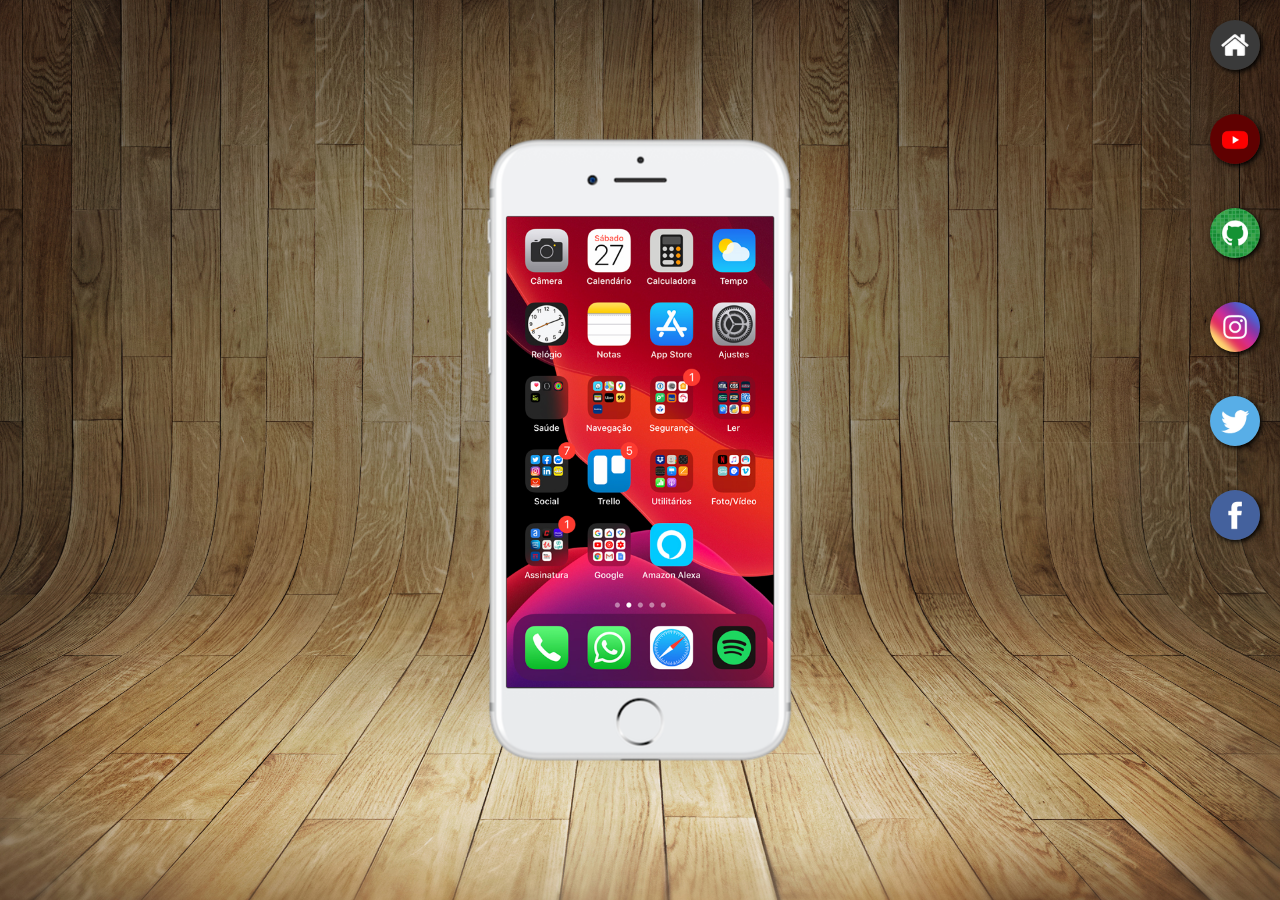
<file: index.html>
<!DOCTYPE html>
<html lang="pt-br">
<head>
    <meta charset="UTF-8">
    <meta http-equiv="X-UA-Compatible" content="IE=edge">
    <meta name="viewport" content="width=device-width, initial-scale=1.0">
    <link rel="shortcut icon" href="favicon.ico" type="image/x-icon">
    <title>Projeto Redes Sociais</title>
    <link rel="stylesheet" href="estilos/style.css">
</head>
<body>
    <main>
        <section id="telefone">
             <iframe src="home.html" name="tela" id="tela" frameborder="0">
                Seu navegador não é compativel com isso.
             </iframe>
        </section>
        <section id="redes-socias">
            <a href="home.html" target="tela"><img src="imagens/logo-home.jpg" alt="home"></a> <br>
            <a href="youtube.html" target="tela"><img src="imagens/logo-youtube.jpg" alt="youtube"></a> <br>
            <a href="github.html" target="tela"><img src="imagens/logo-github.jpg" alt="Github"></a> <br>
            <a href="instagram.html" target="tela"><img src="imagens/logo-instagram.jpg" alt="Instagram"></a> <br>
            <a href="twitter.html" target="tela"><img src="imagens/logo-twitter.jpg" alt="Twitter"></a> <br>
            <a href="facebook.html" target="tela"><img src="imagens/logo-facebook.jpg" alt="Facebook"></a>
        </section>
    </main>
</body>
</html>
</file>
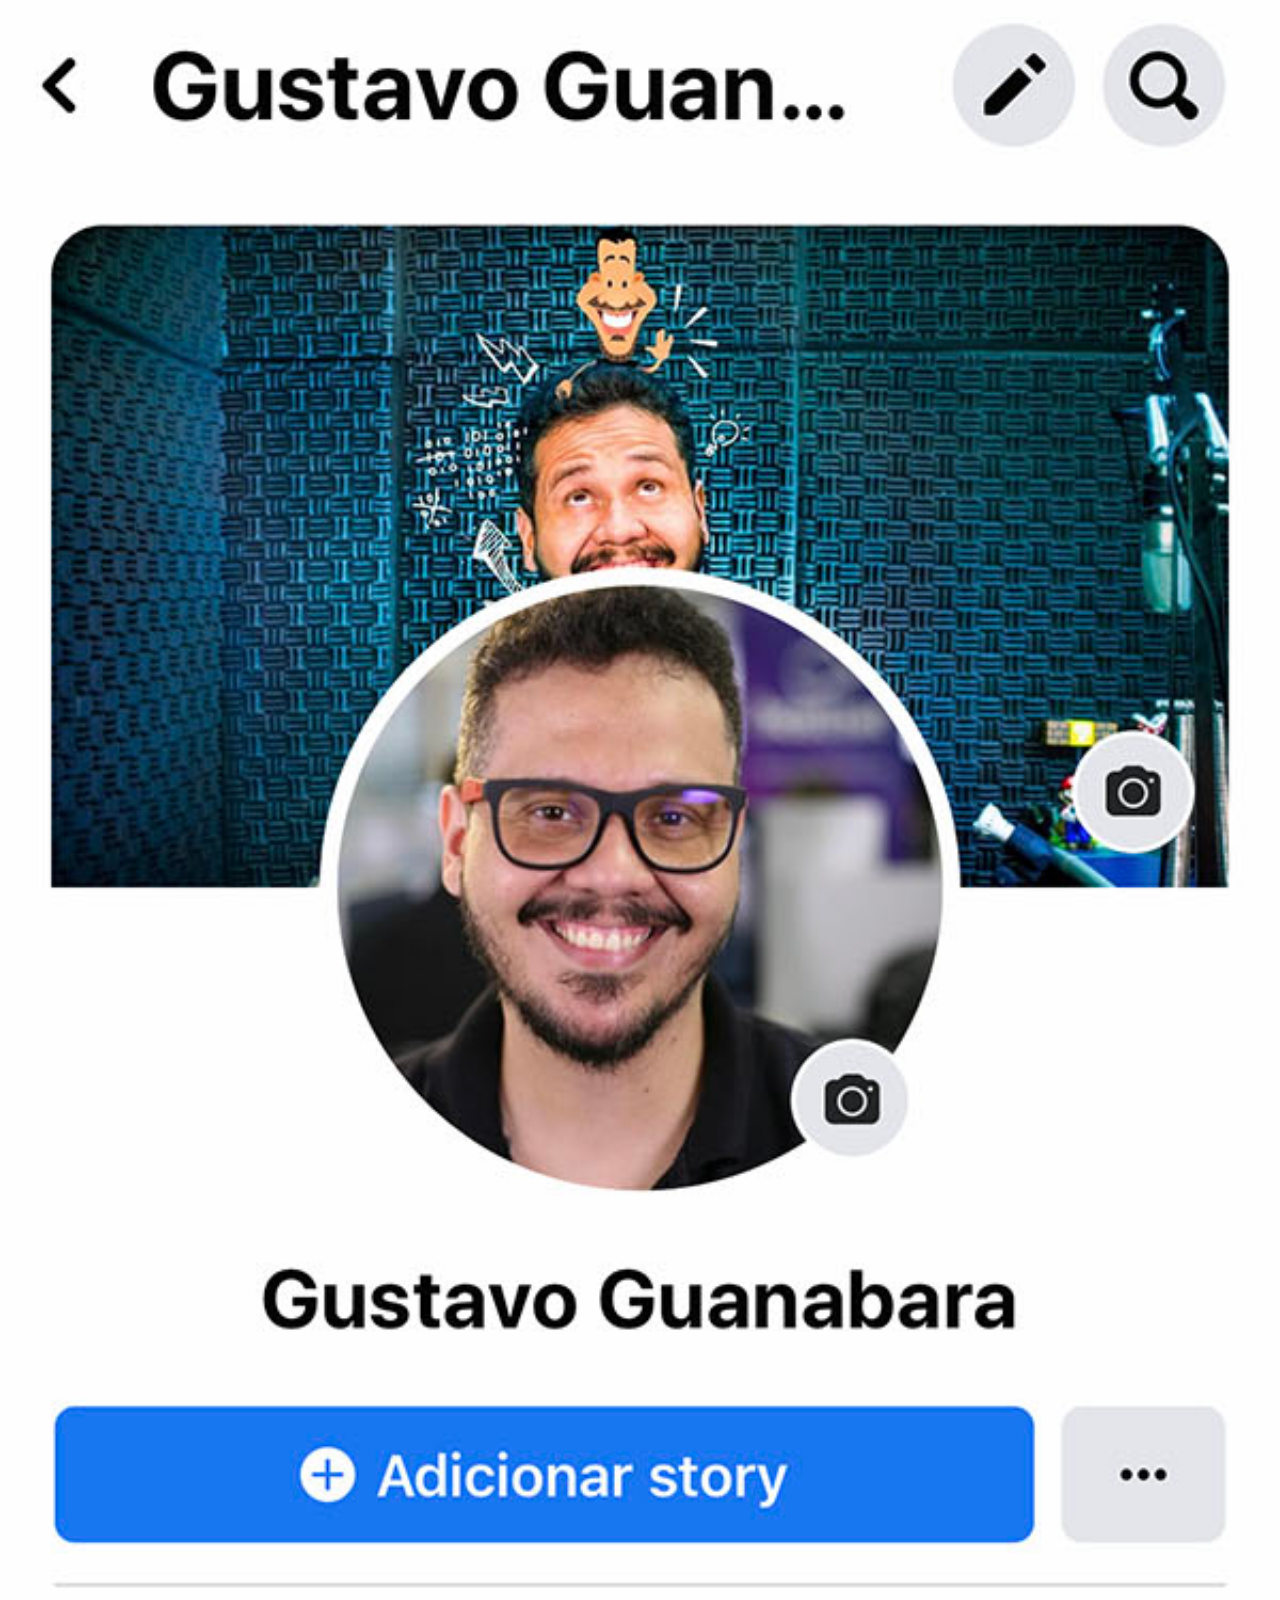
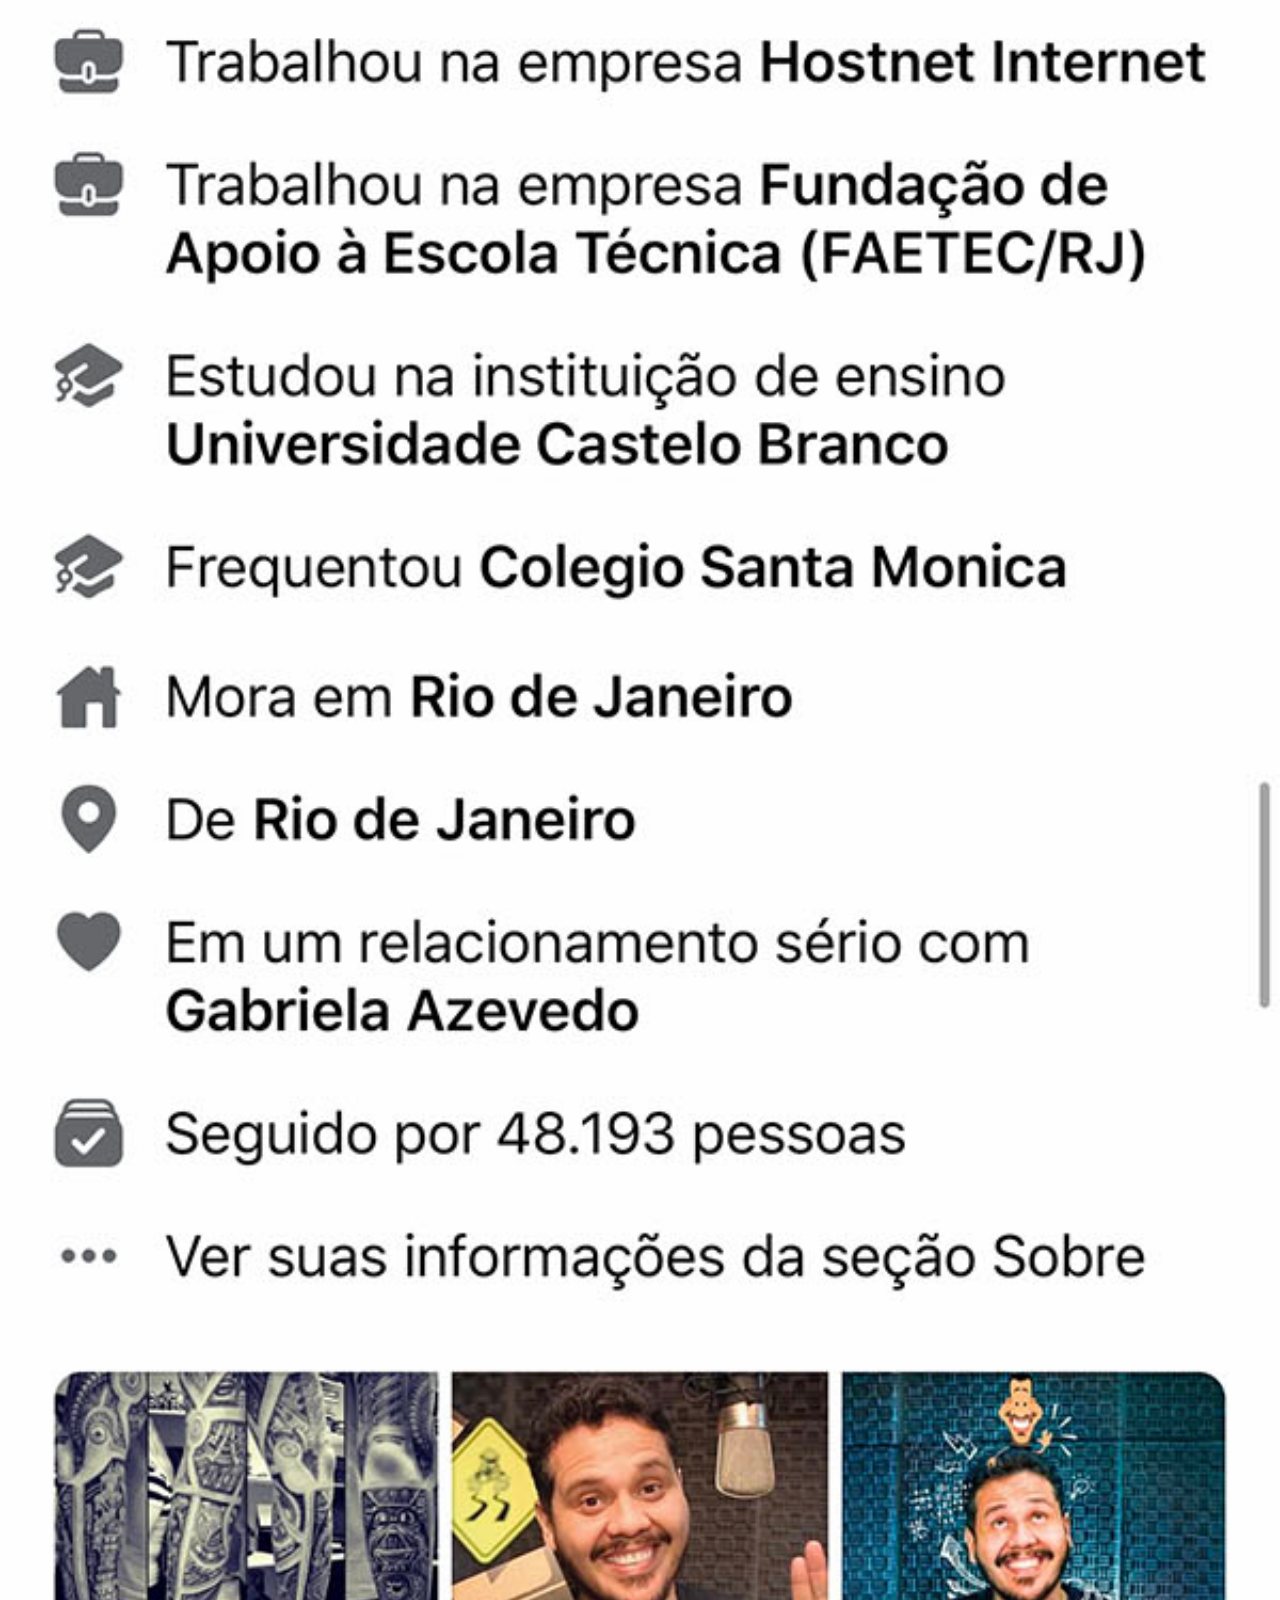
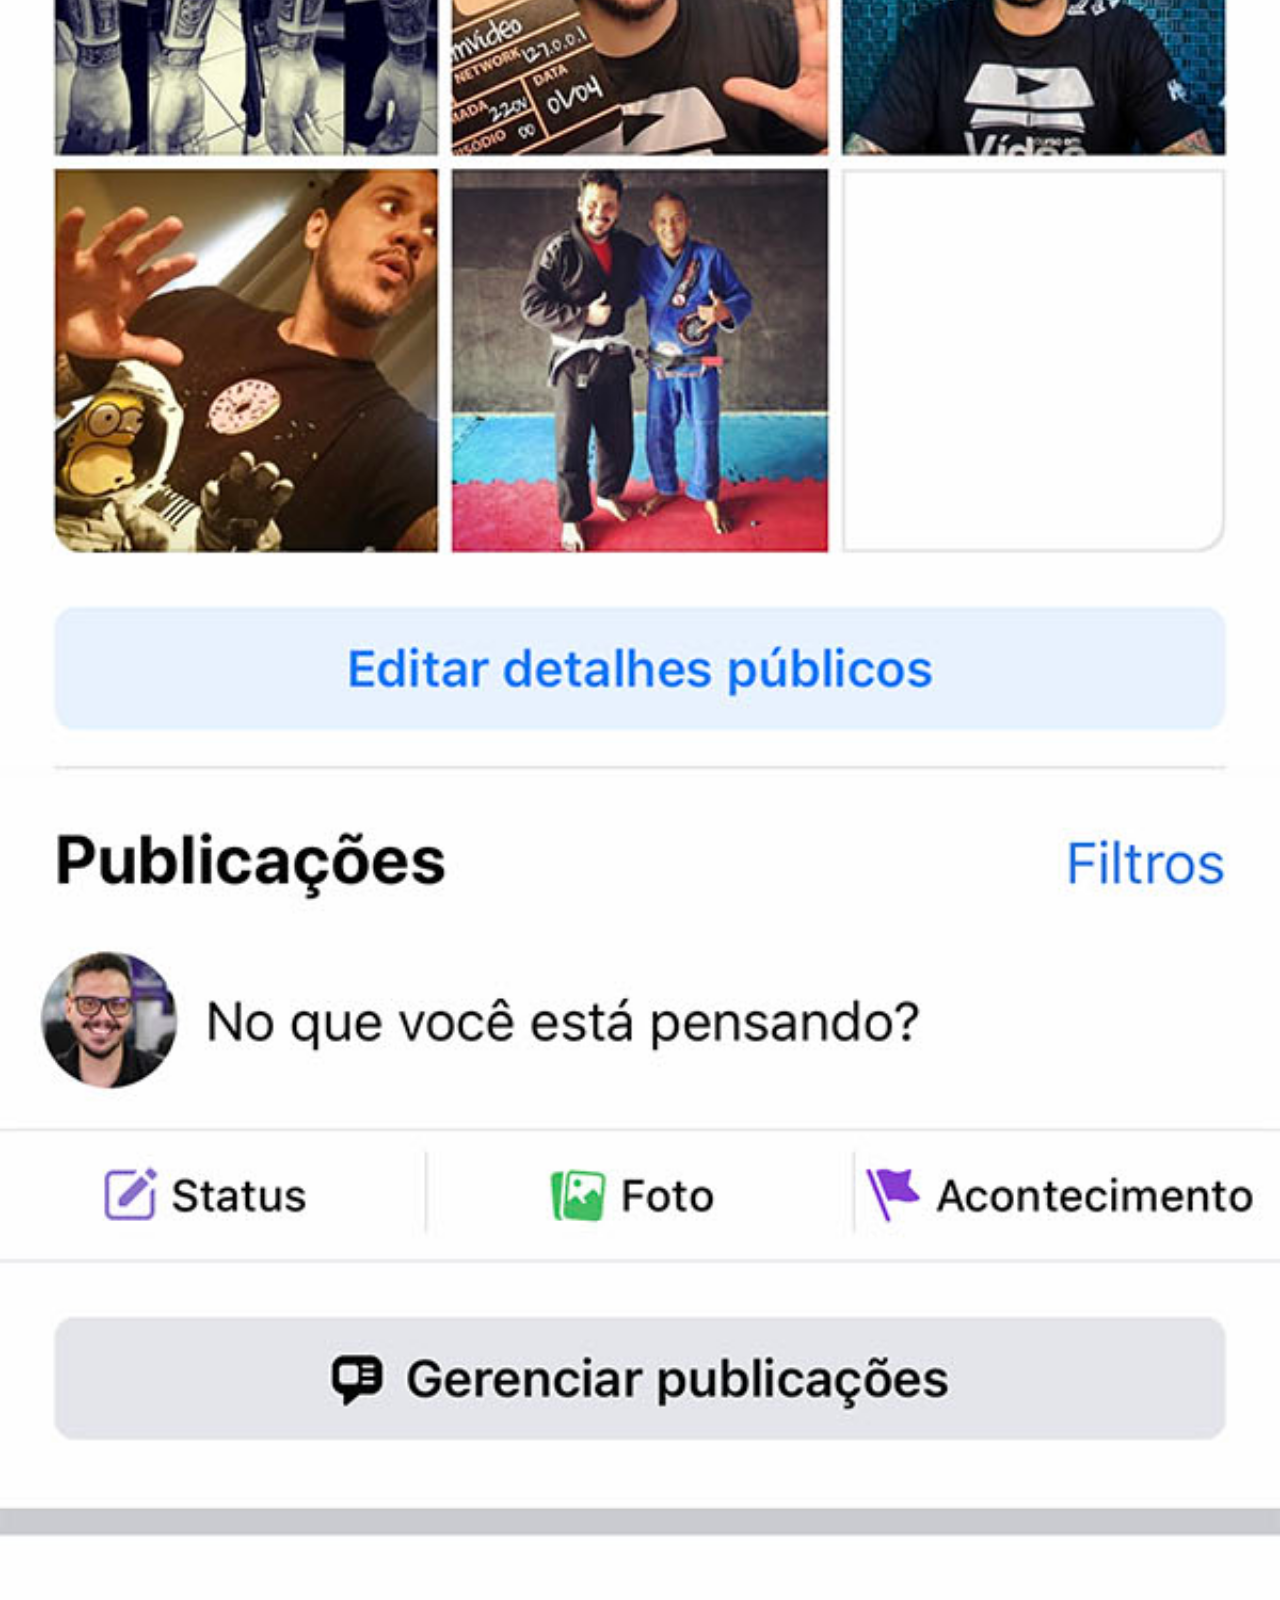
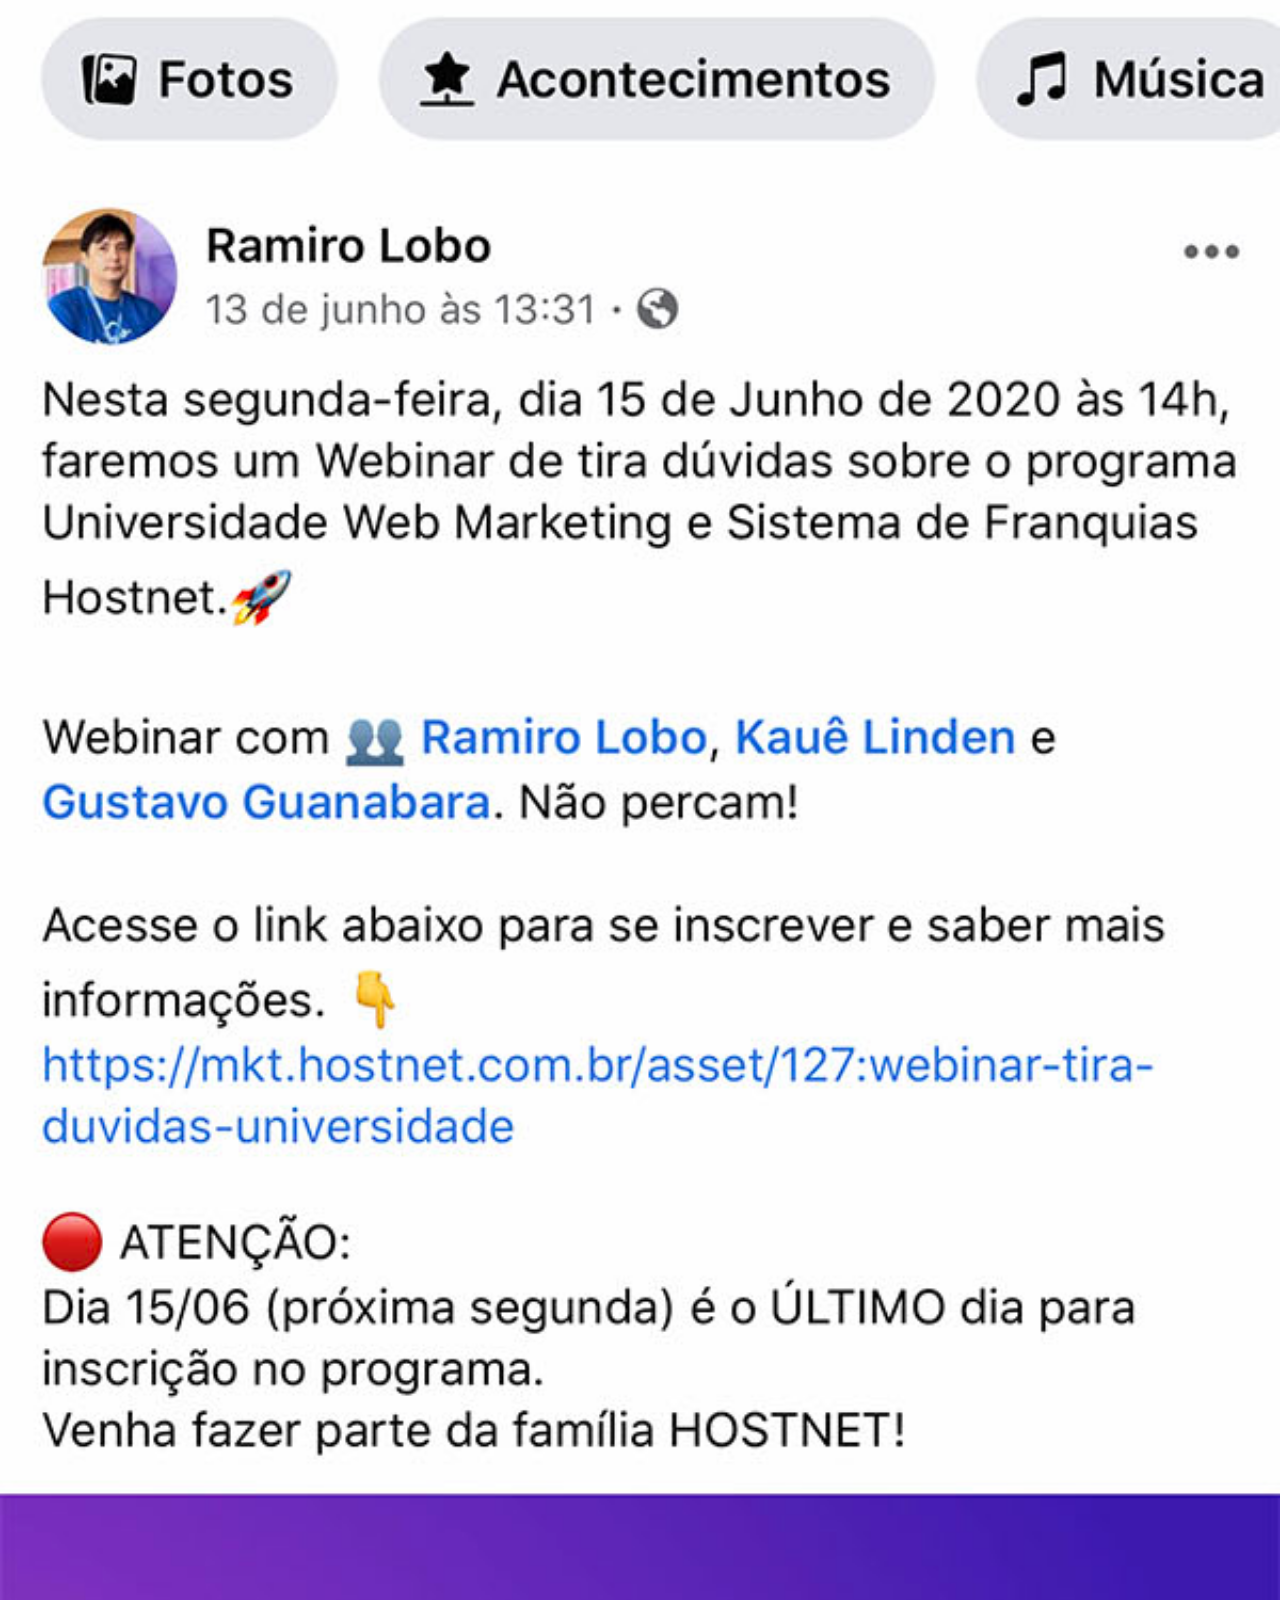
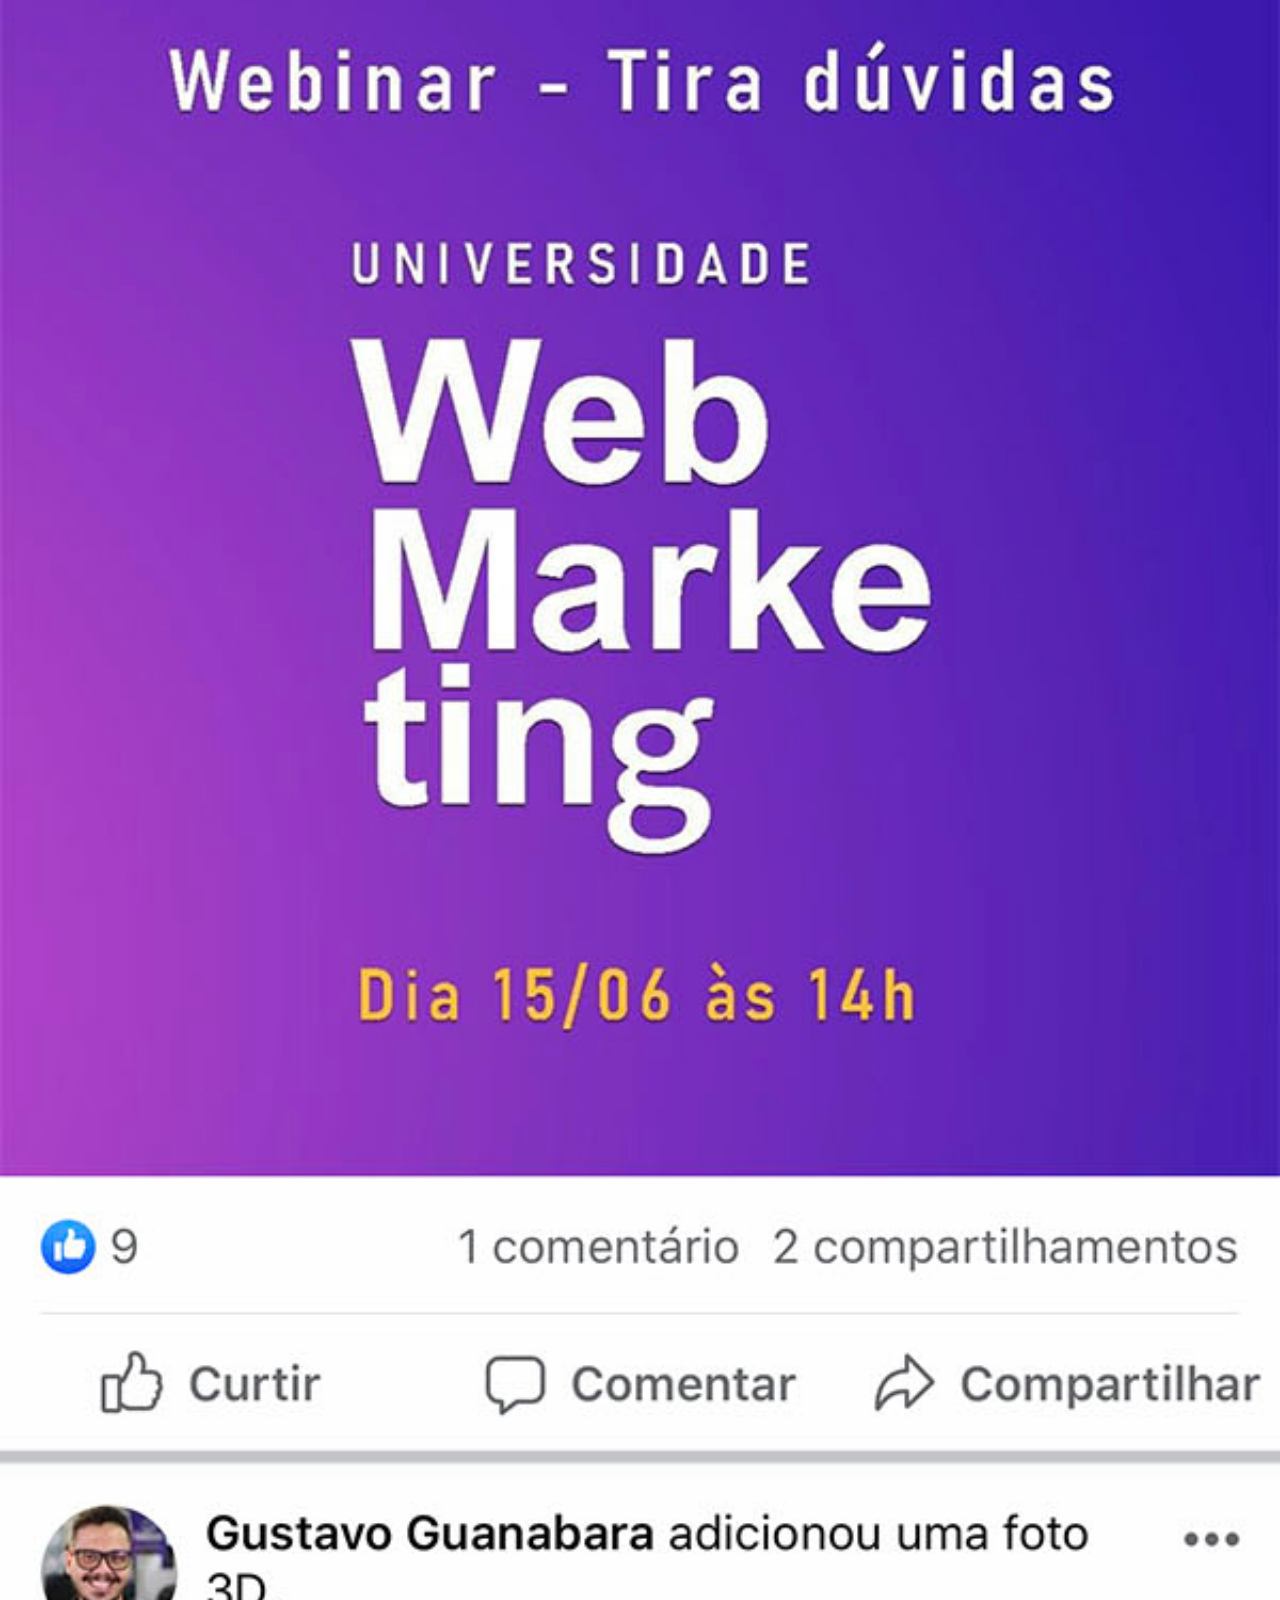
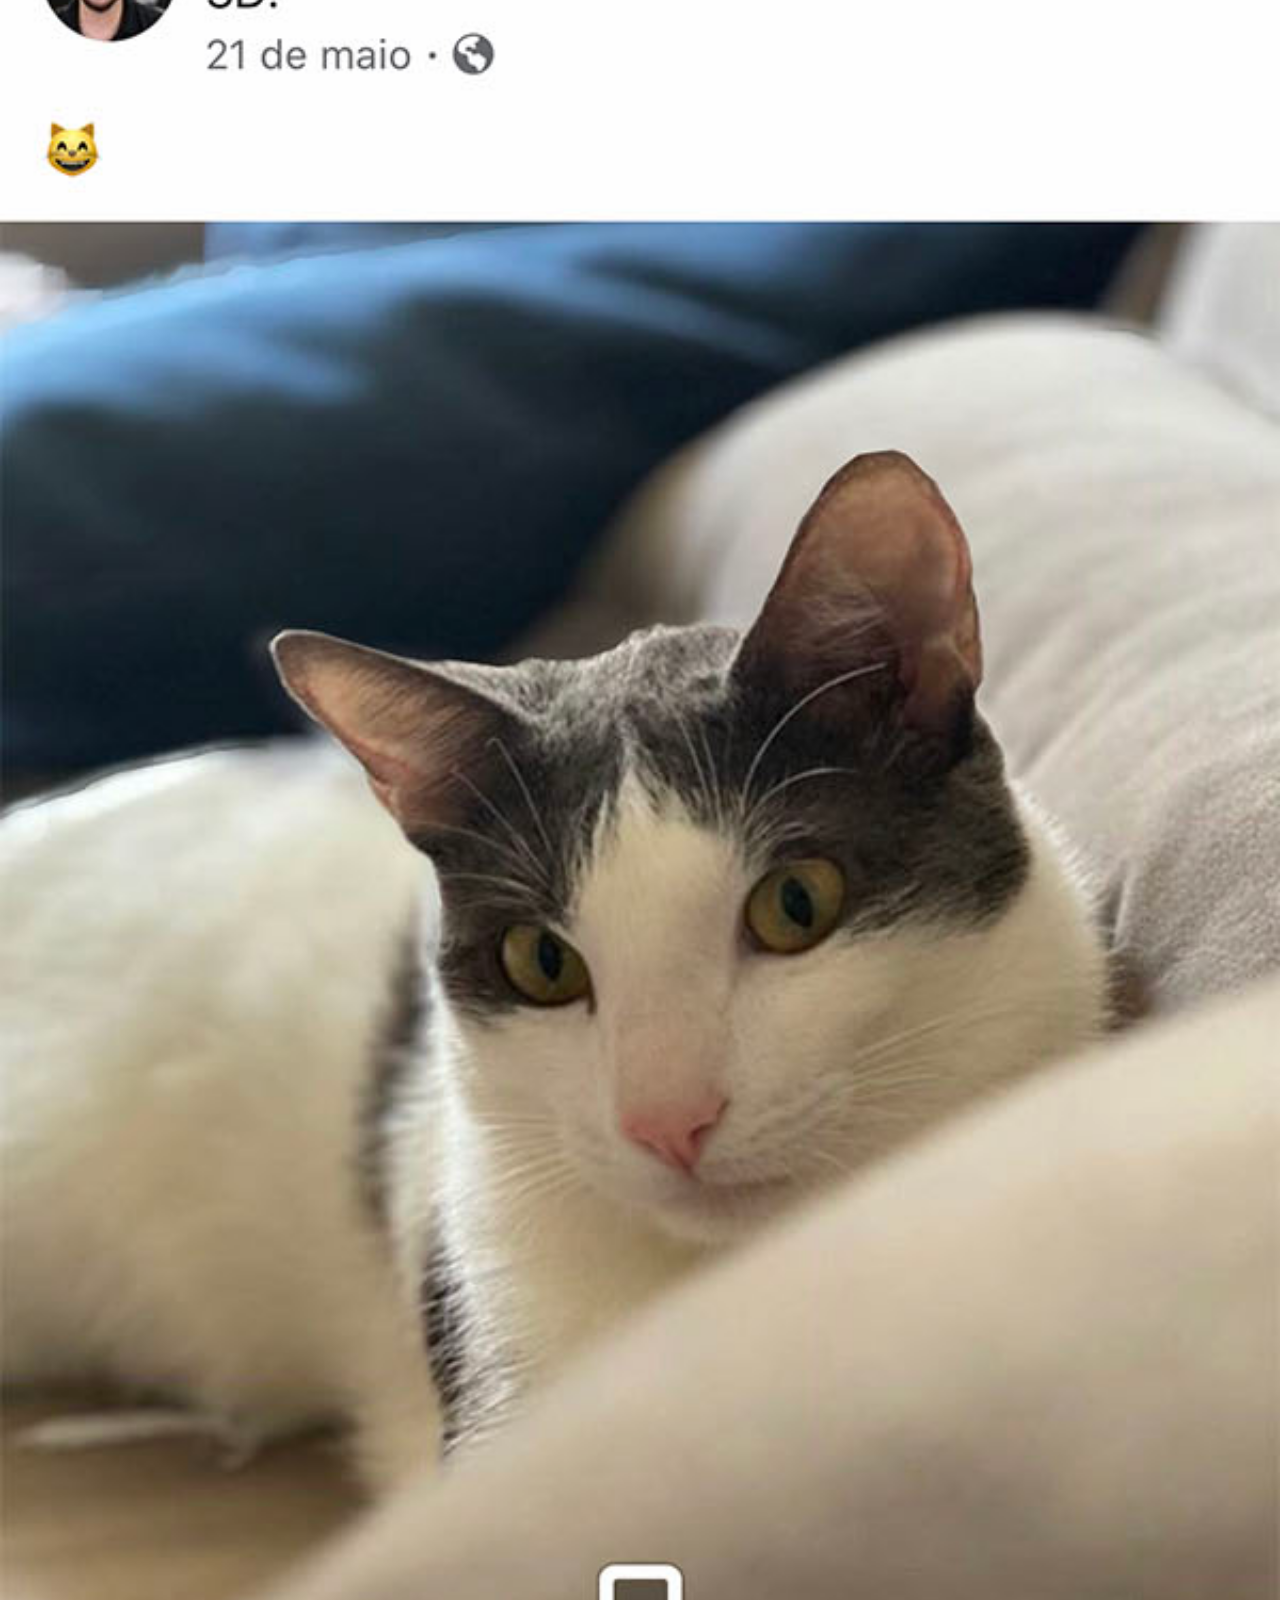
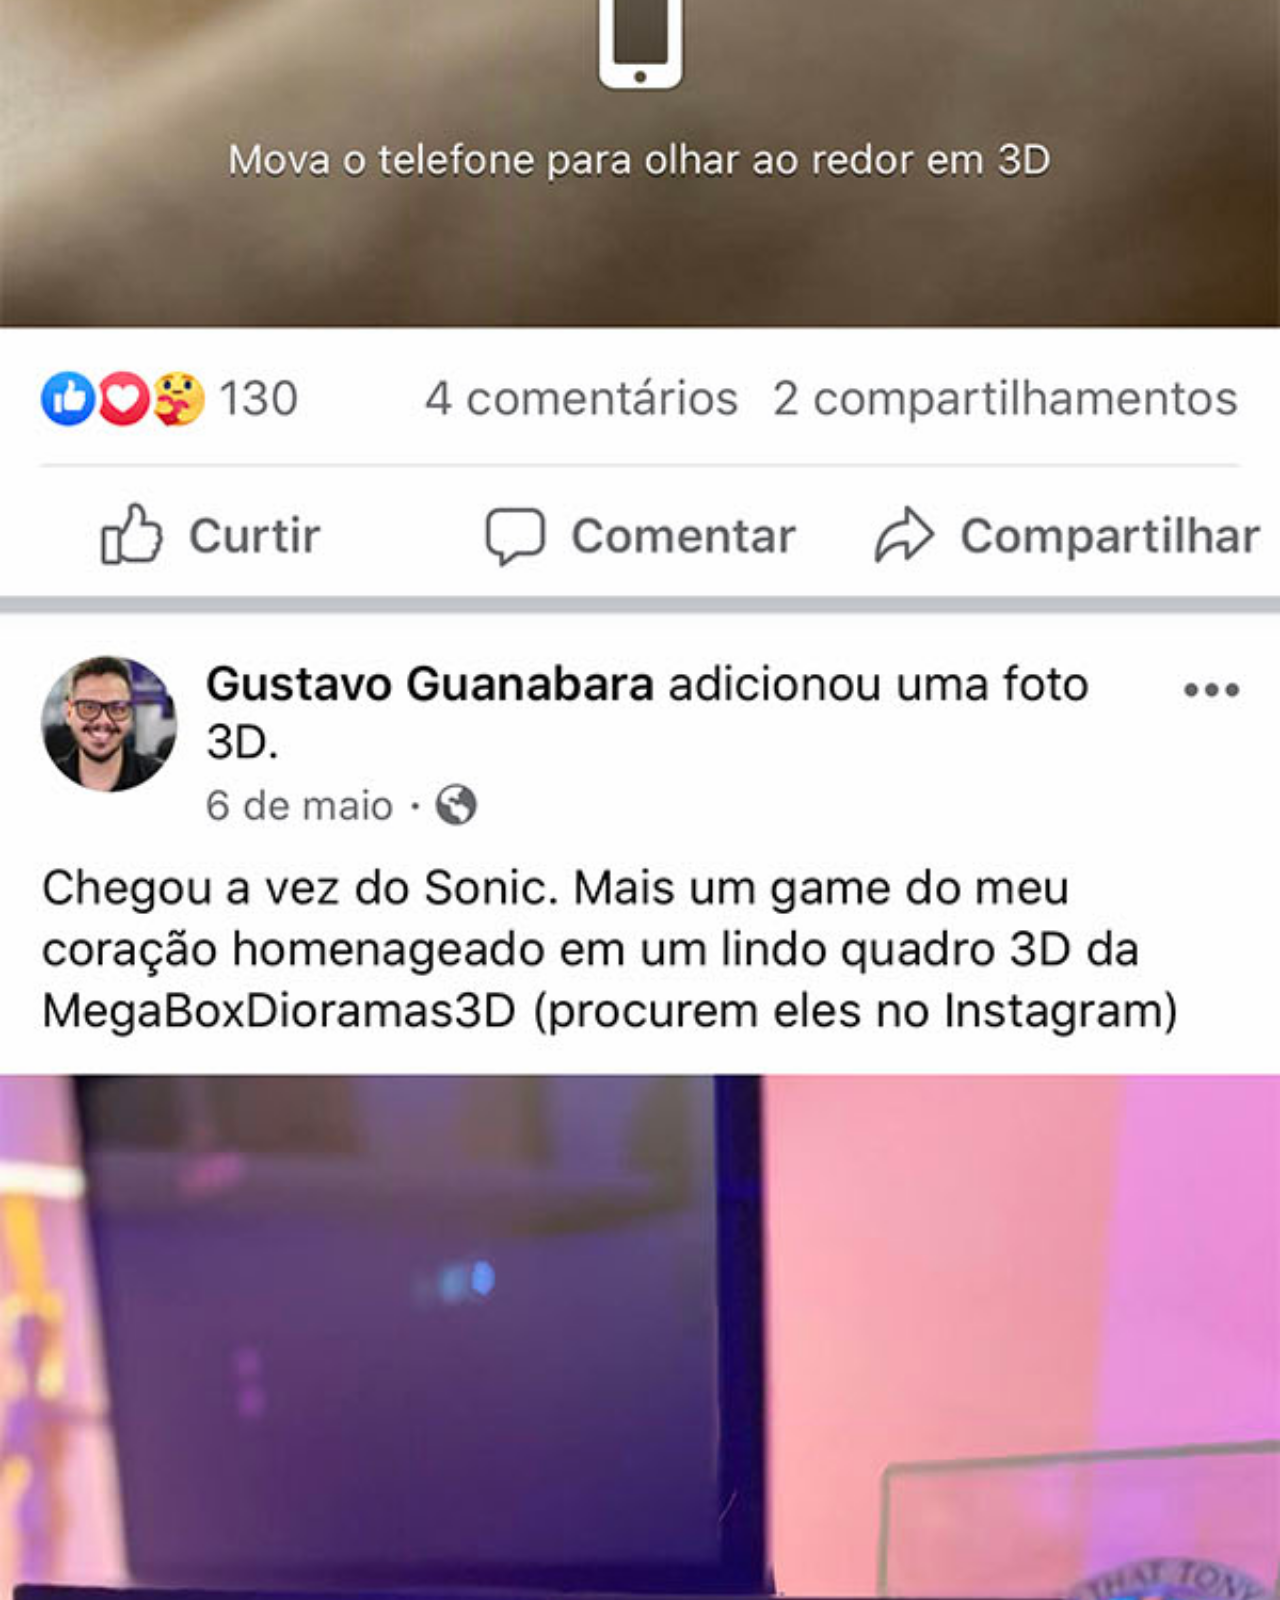
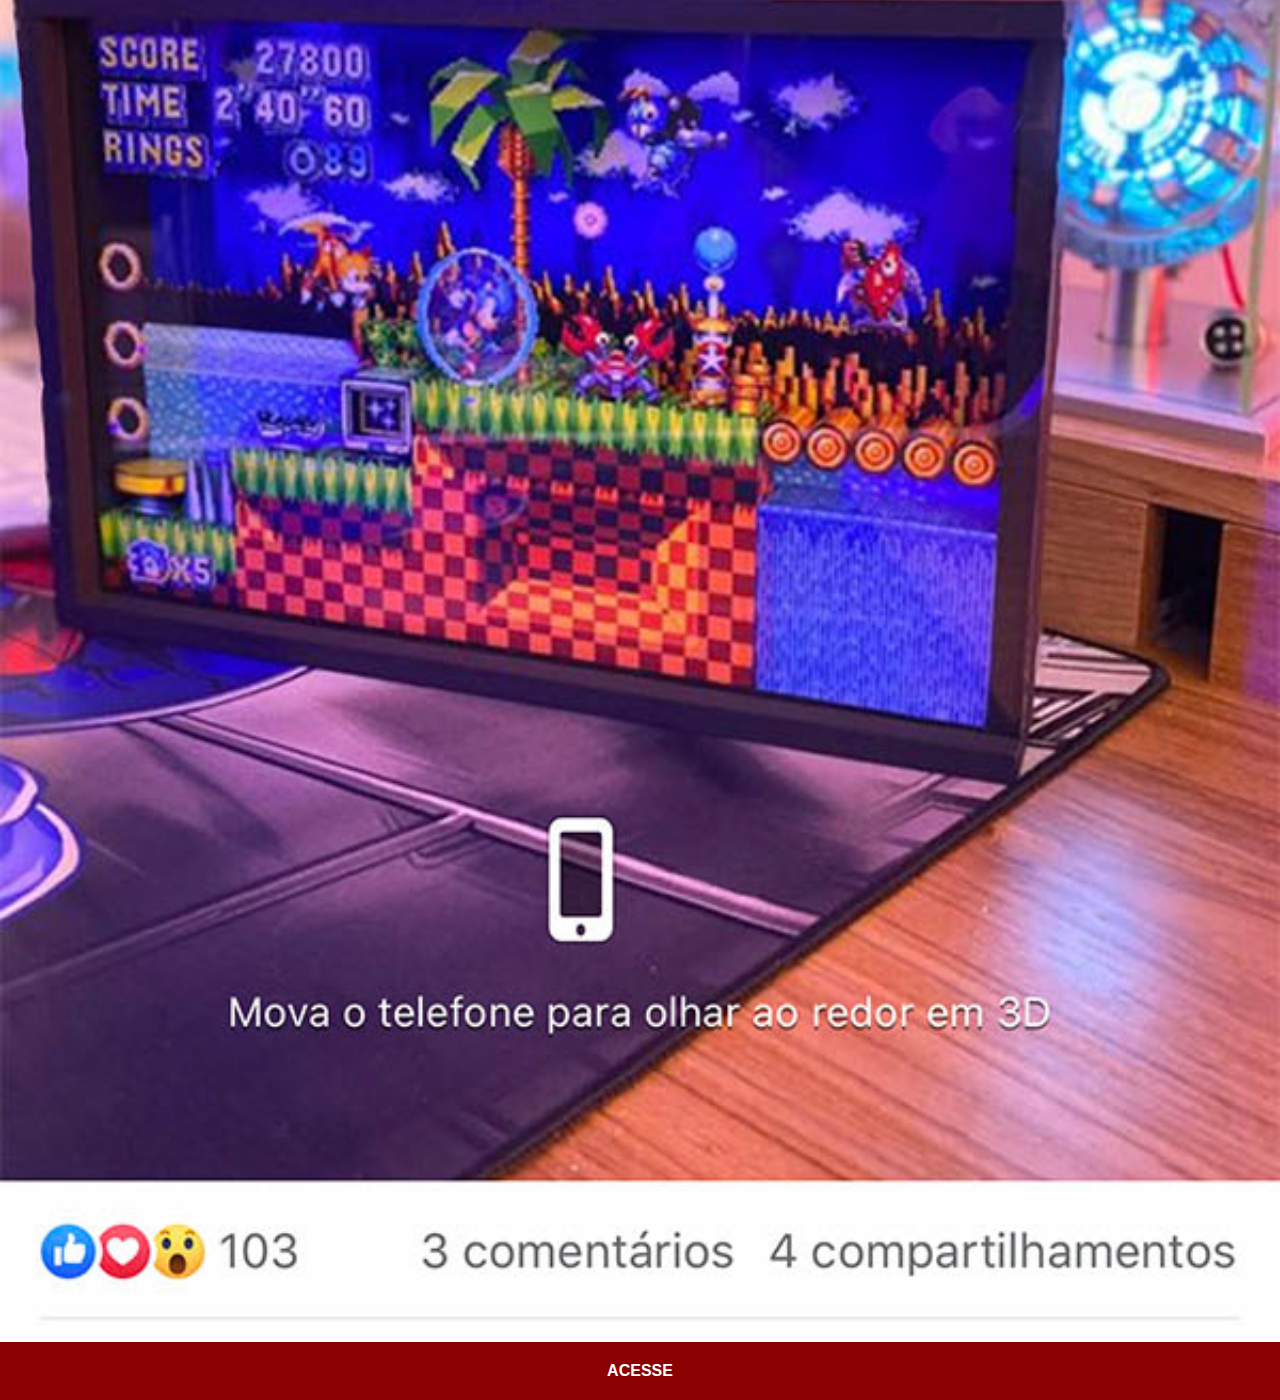
<file: facebook.html>
<!DOCTYPE html>
<html lang="pt-br">
<head>
    <meta charset="UTF-8">
    <meta http-equiv="X-UA-Compatible" content="IE=edge">
    <meta name="viewport" content="width=device-width, initial-scale=1.0">
    <title>Facebook</title>
    <link rel="stylesheet" href="estilos/social.css">
</head>
<body>
    <img src="imagens/tela-facebook.jpg" alt="Facebook">
    <a href="#">ACESSE</a>
</body>
</html>
</file>
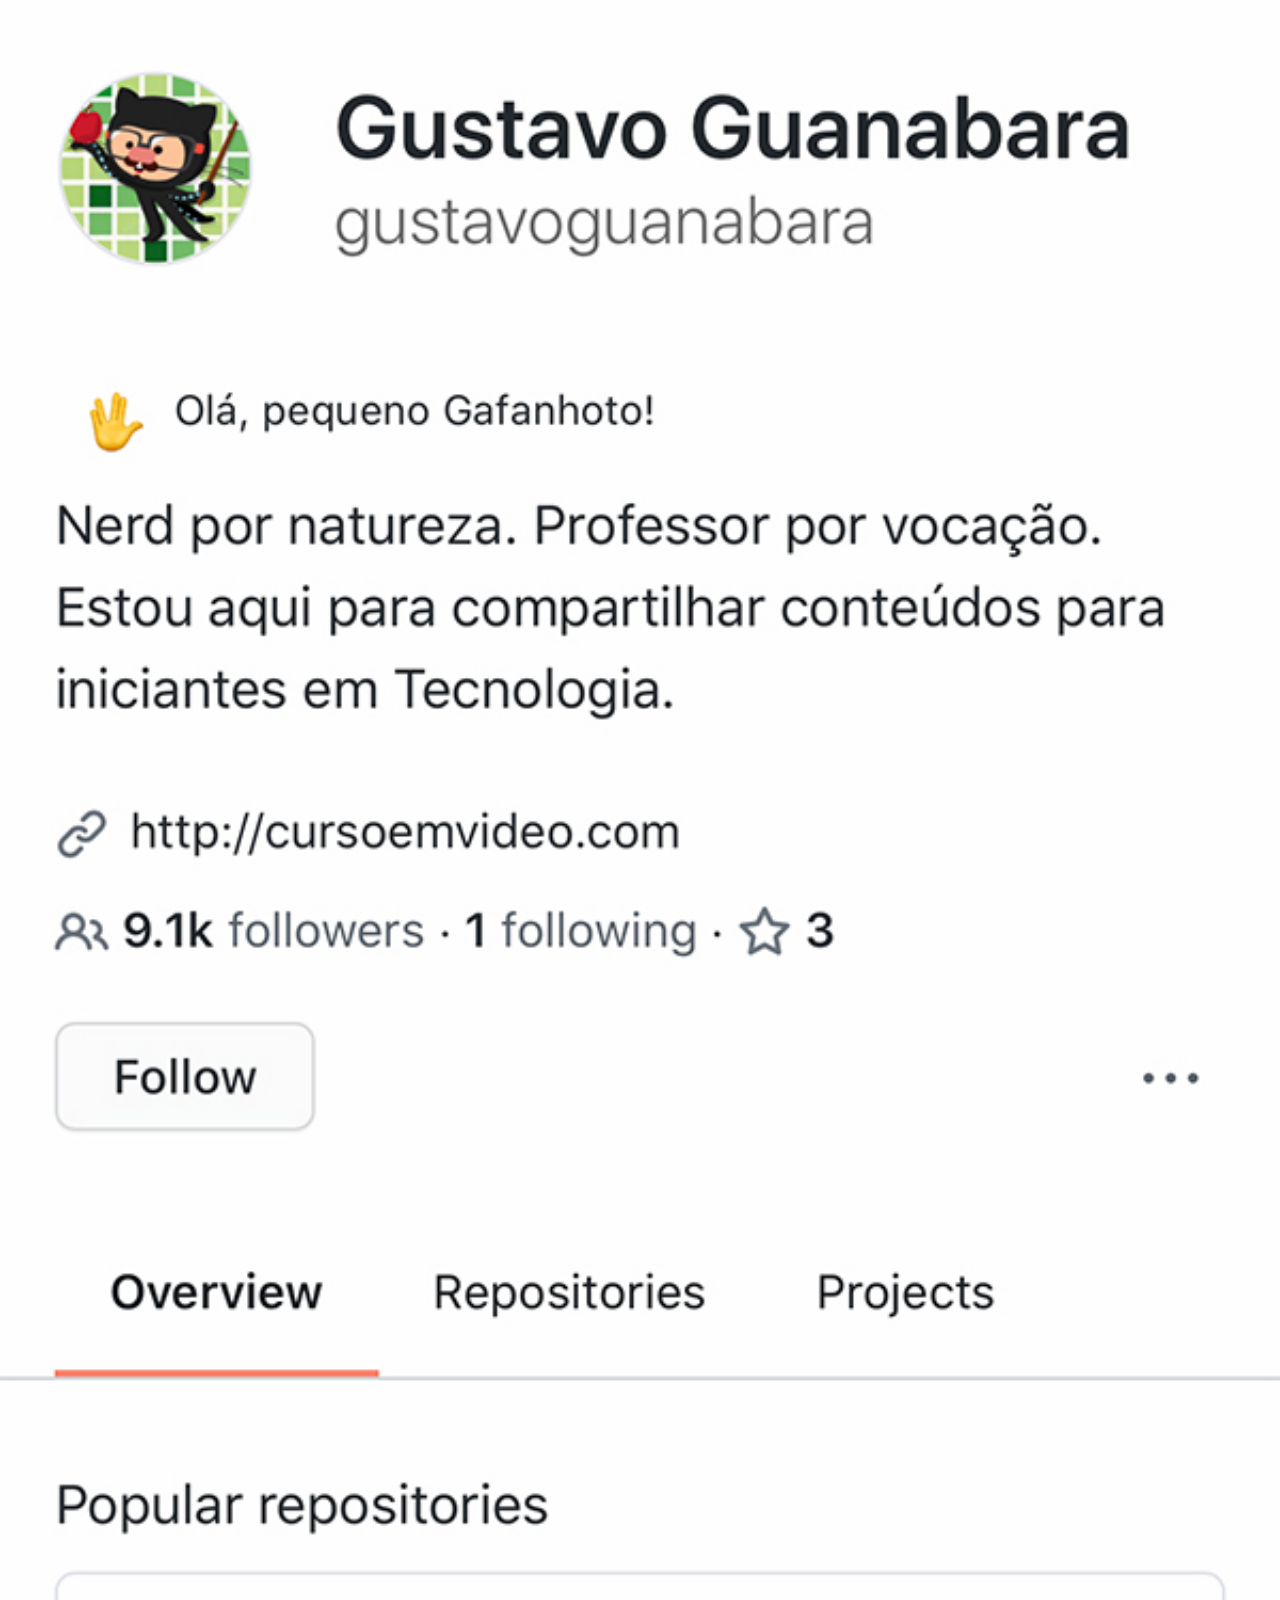
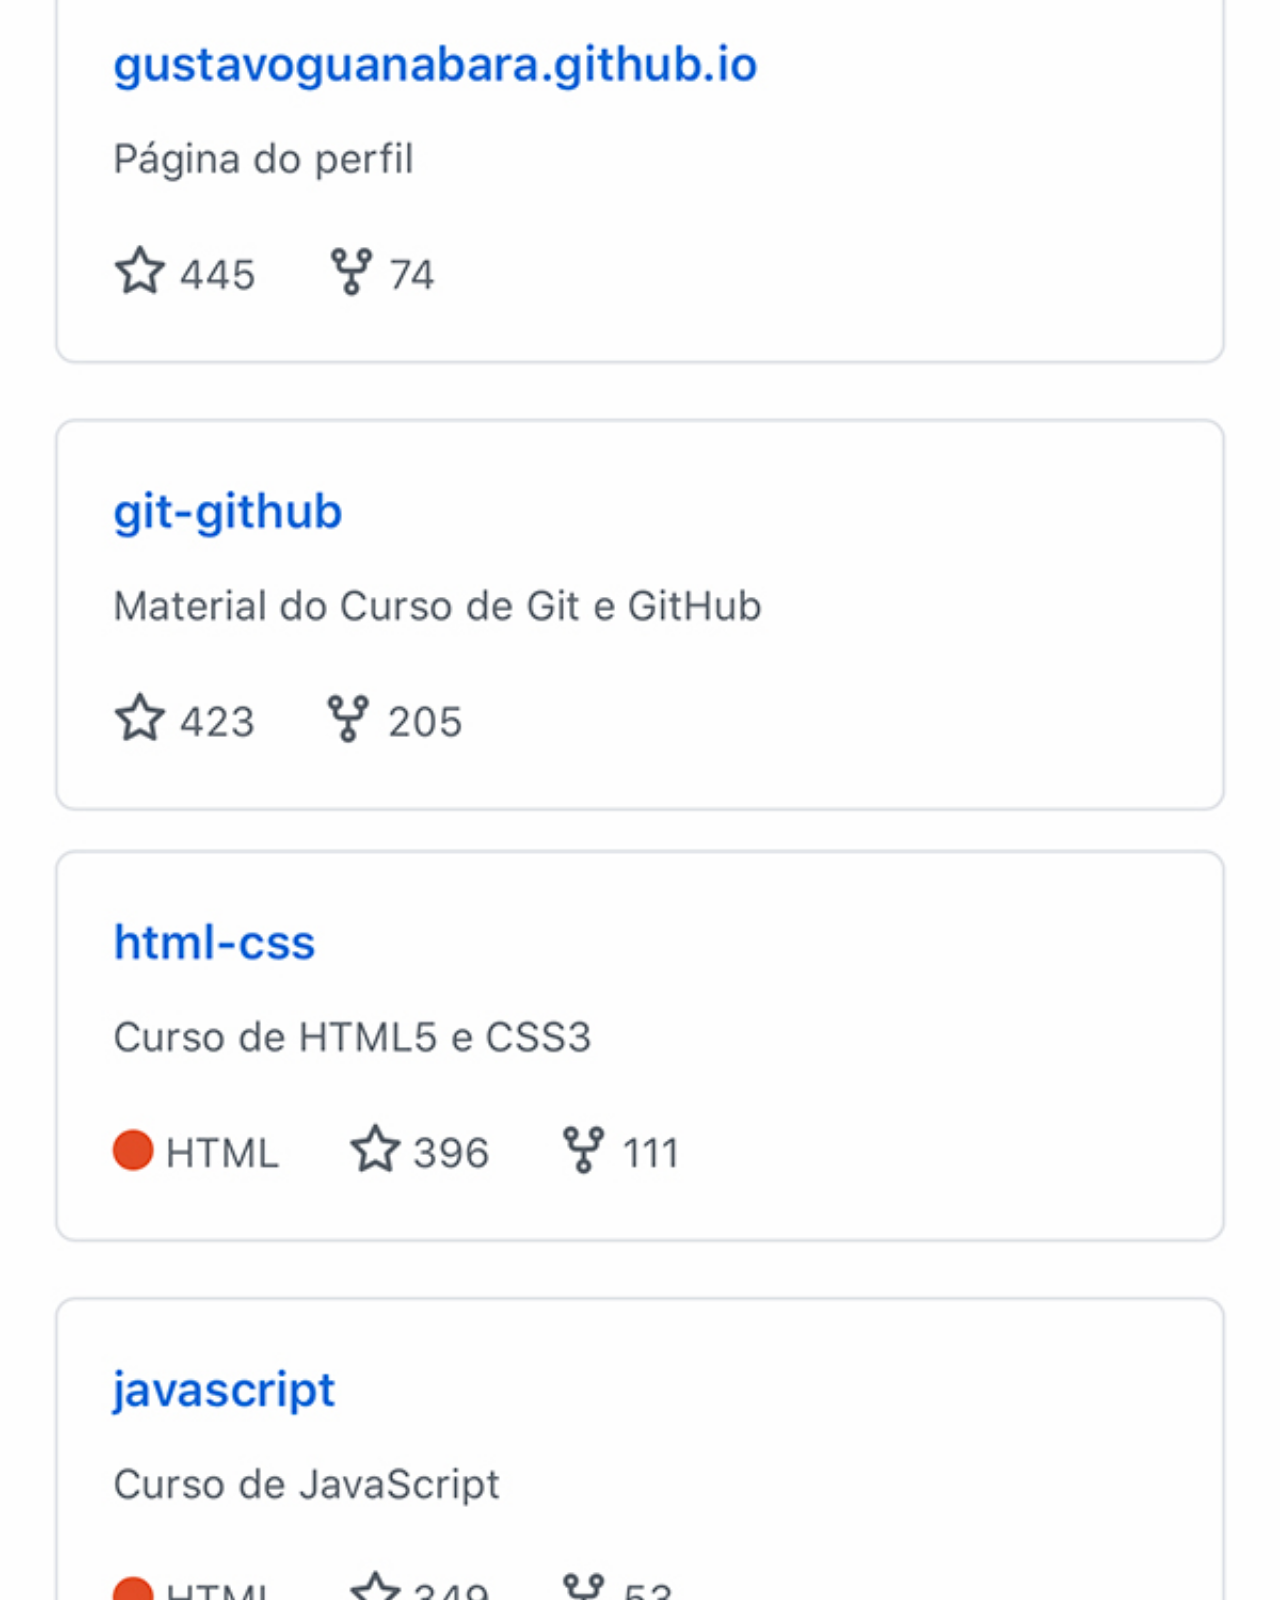
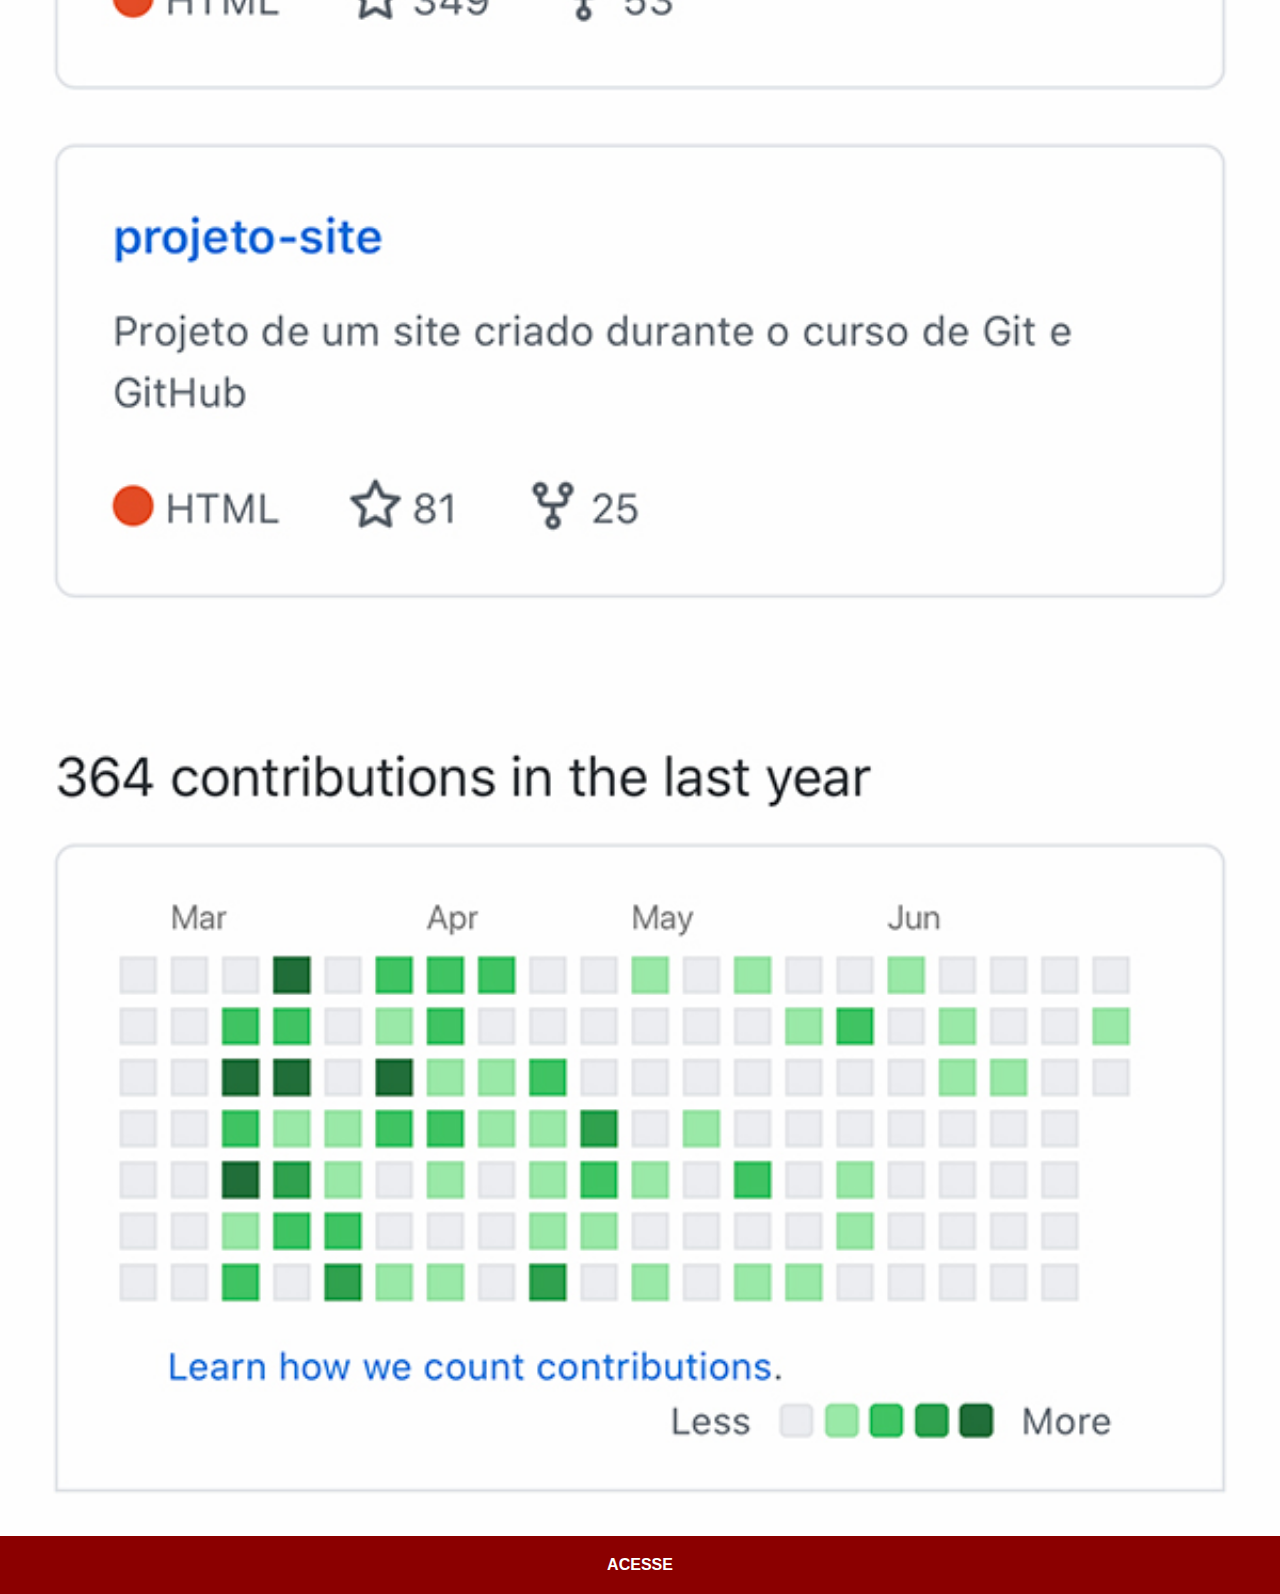
<file: github.html>
<!DOCTYPE html>
<html lang="pt-br">
<head>
    <meta charset="UTF-8">
    <meta http-equiv="X-UA-Compatible" content="IE=edge">
    <meta name="viewport" content="width=device-width, initial-scale=1.0">
    <title>Github</title>
    <link rel="stylesheet" href="estilos/social.css">
</head>
<body>
    <img src="imagens/tela-github.jpg" alt="GitHub">
    <a href="https://github.com/joaopcarneiro" target="_blank">ACESSE</a>
</body>
</html>
</file>
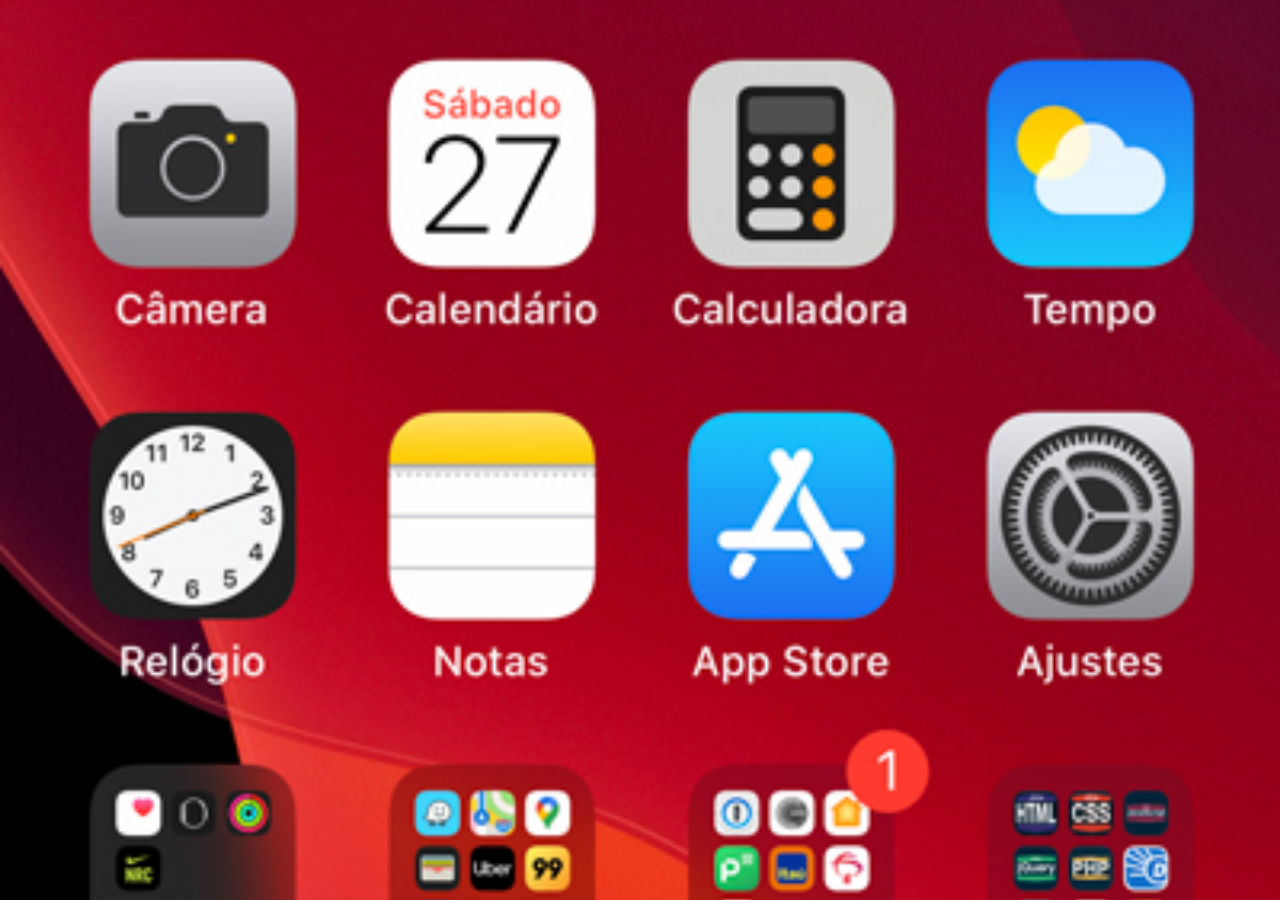
<file: home.html>
<!DOCTYPE html>
<html lang="pt-br">
<head>
    <meta charset="UTF-8">
    <meta http-equiv="X-UA-Compatible" content="IE=edge">
    <meta name="viewport" content="width=device-width, initial-scale=1.0">
    <title>Home</title>
</head>
<style>
   * {
        margin: 0px;
        padding: 0px;
    }

    body {
        width: 100vw;
        height: 100vh;
        background: black url('imagens/tela-home.jpg') no-repeat top center;
        background-size: cover;
    }
</style>
<body>
    
</body>
</html>
</file>
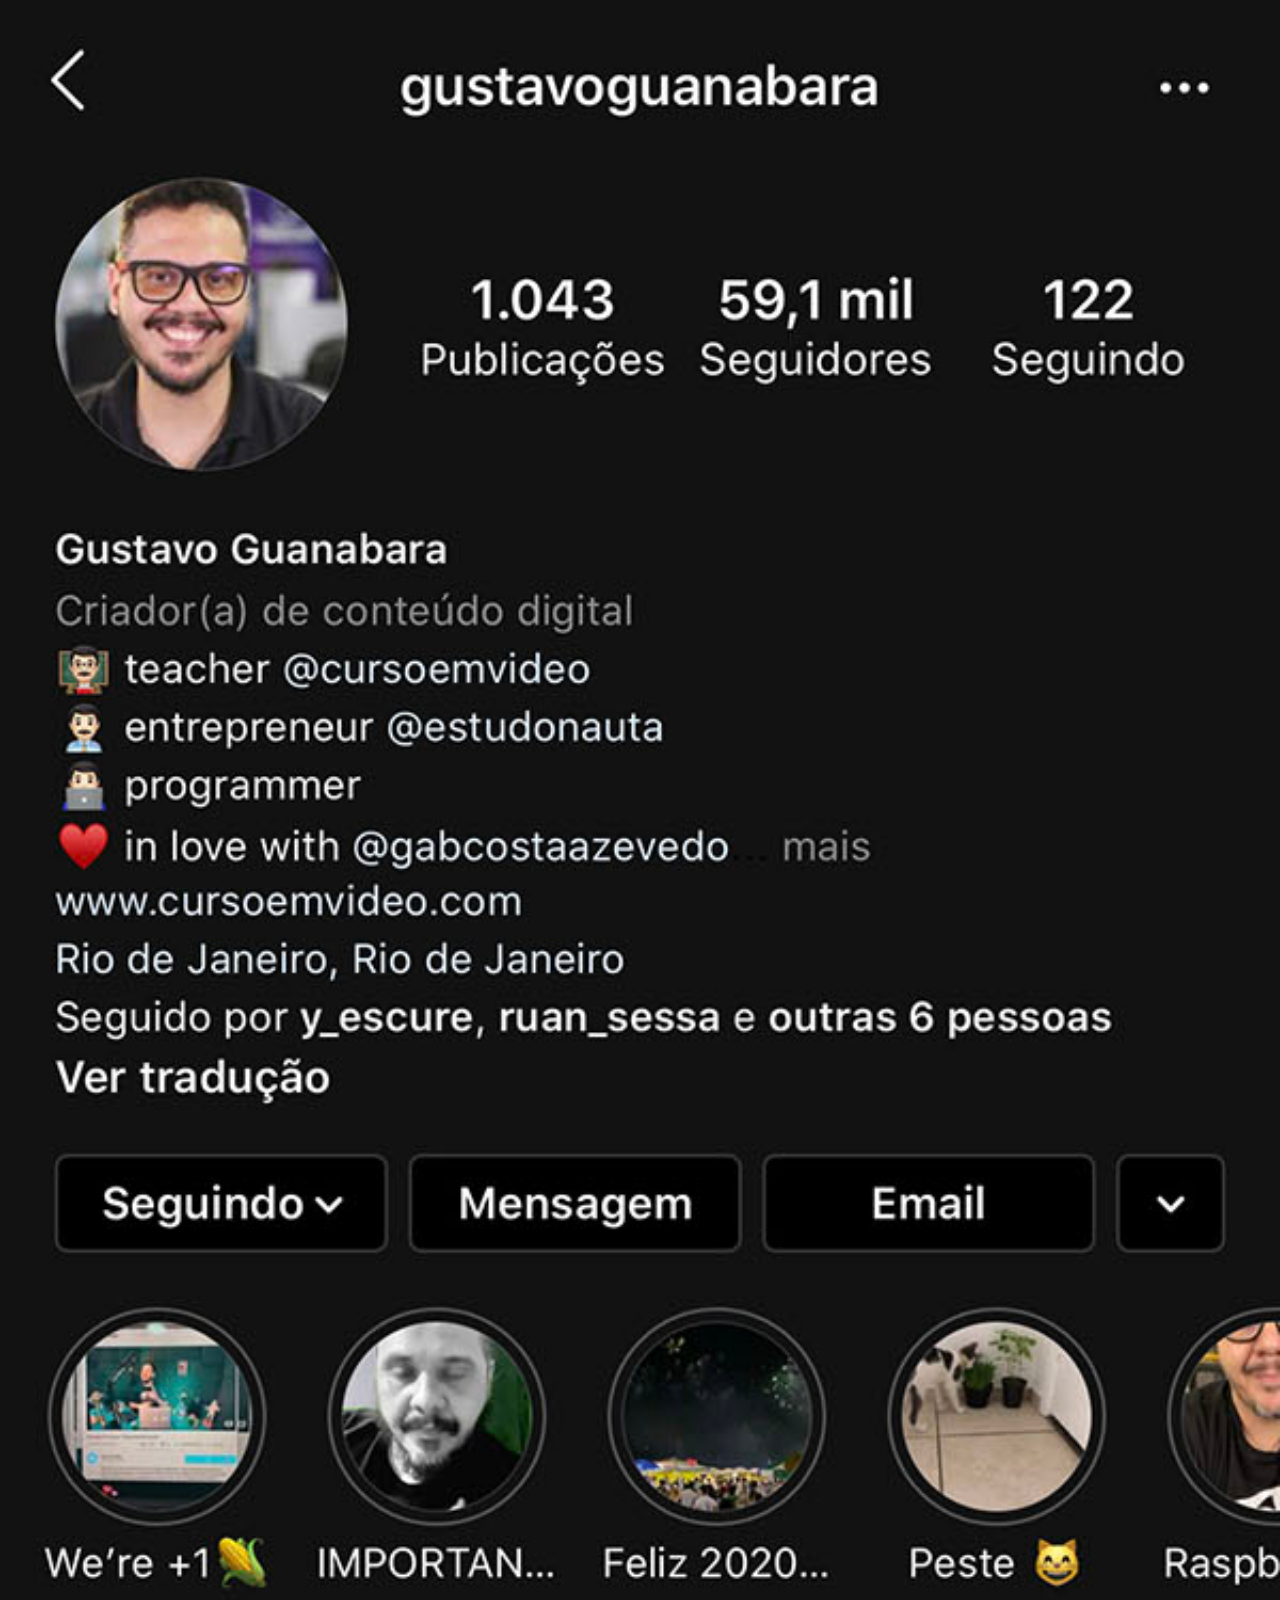
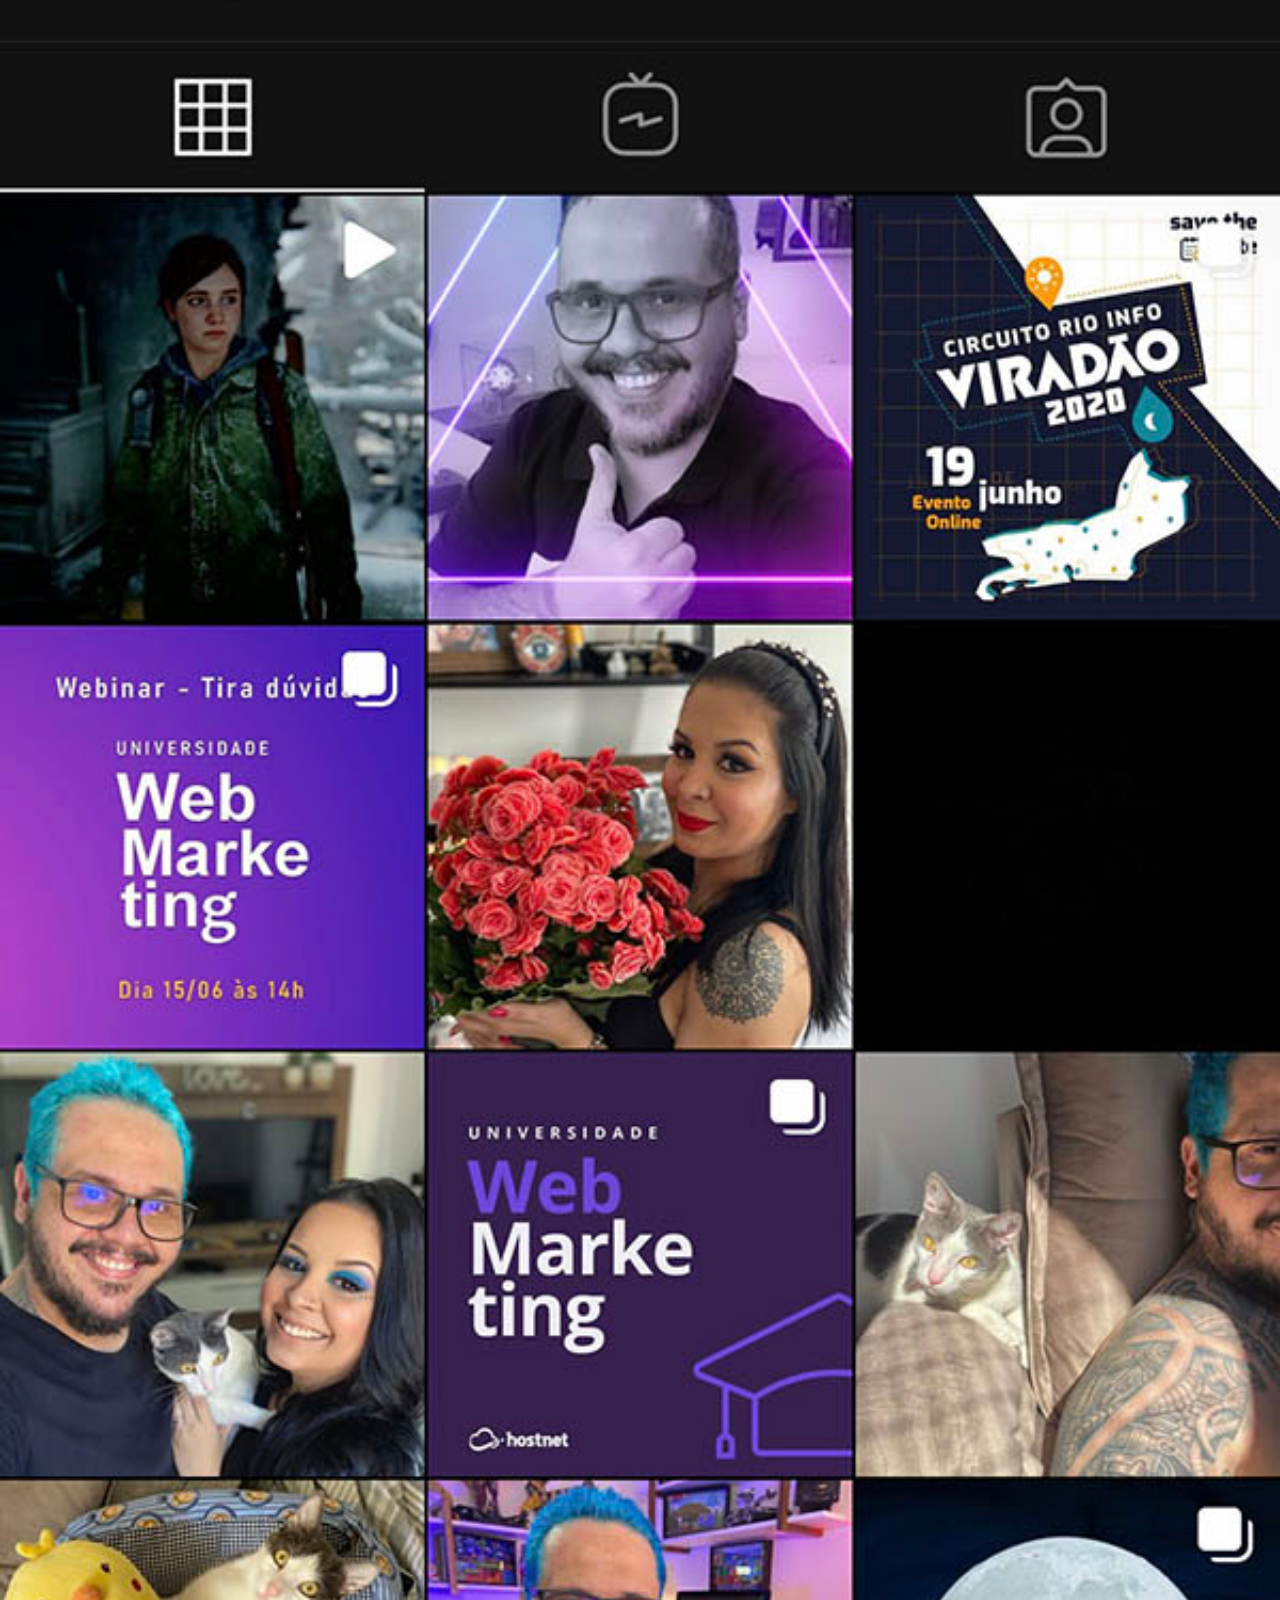
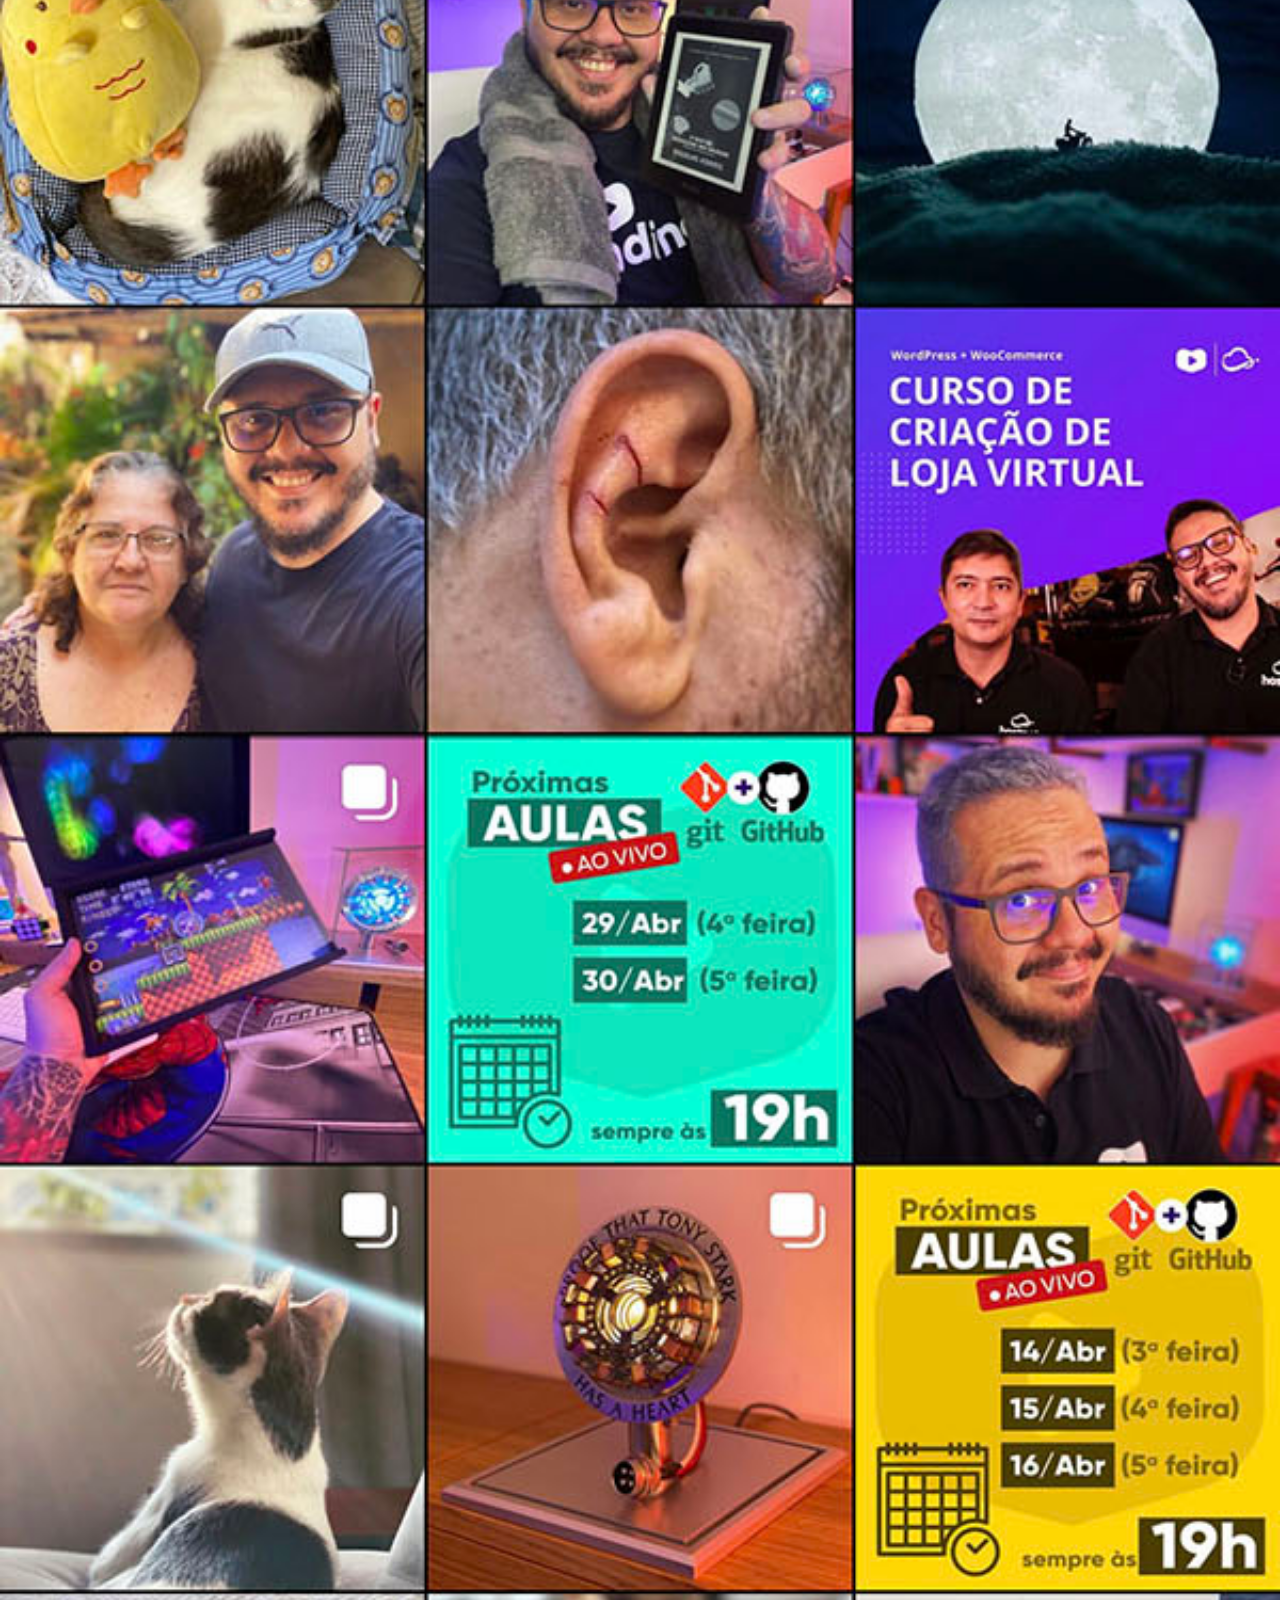
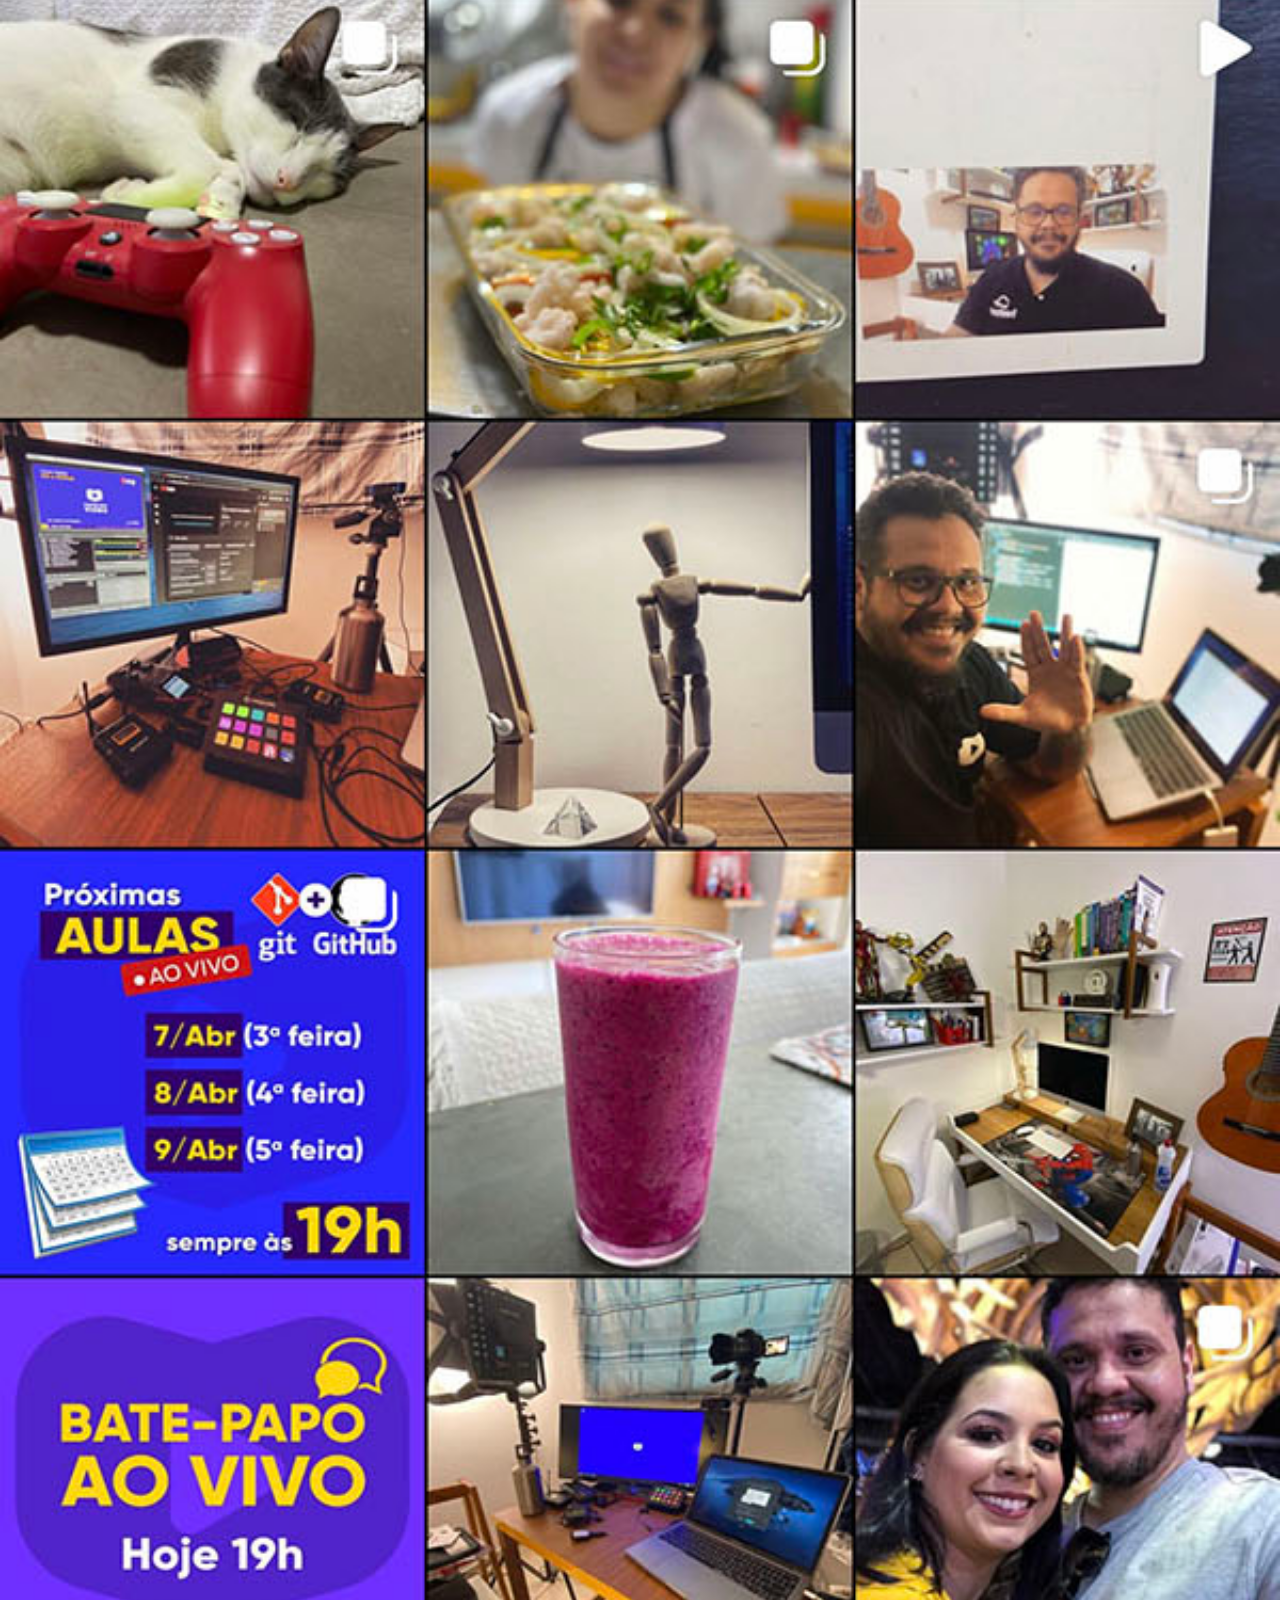
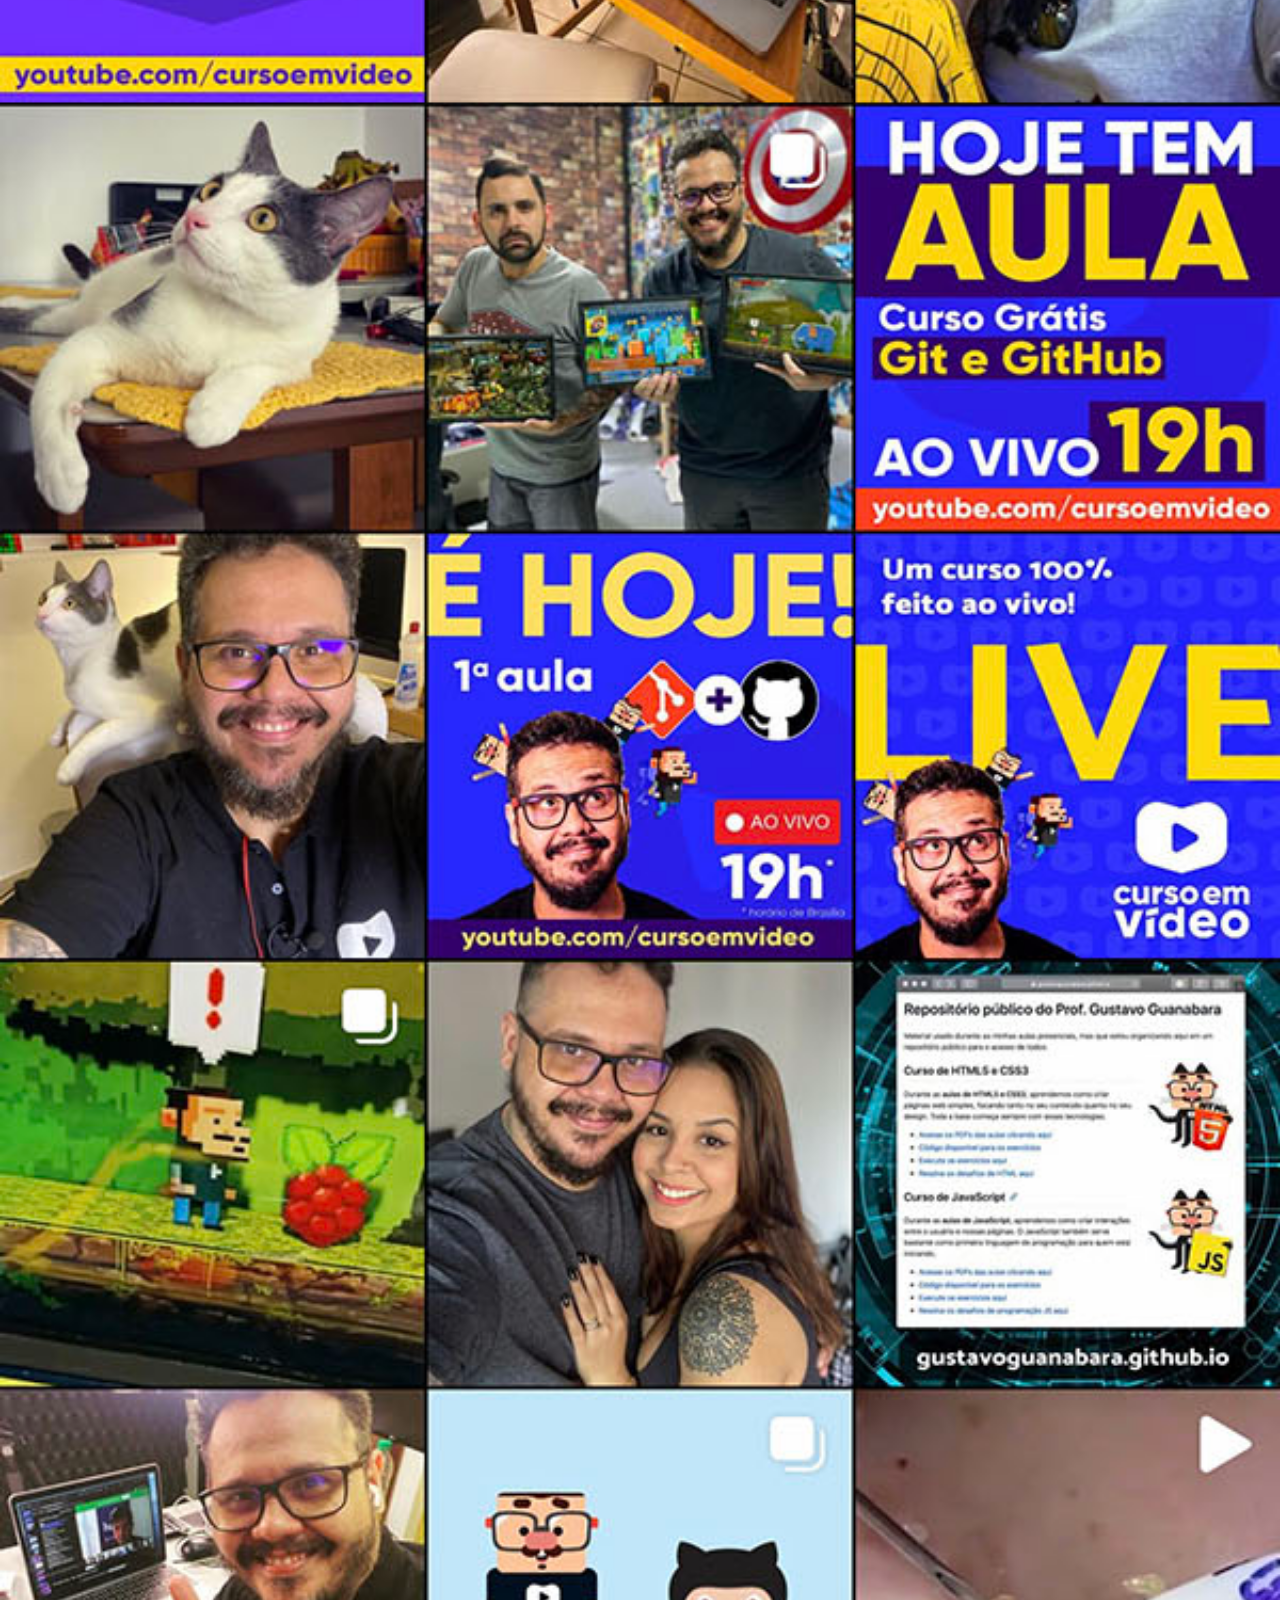
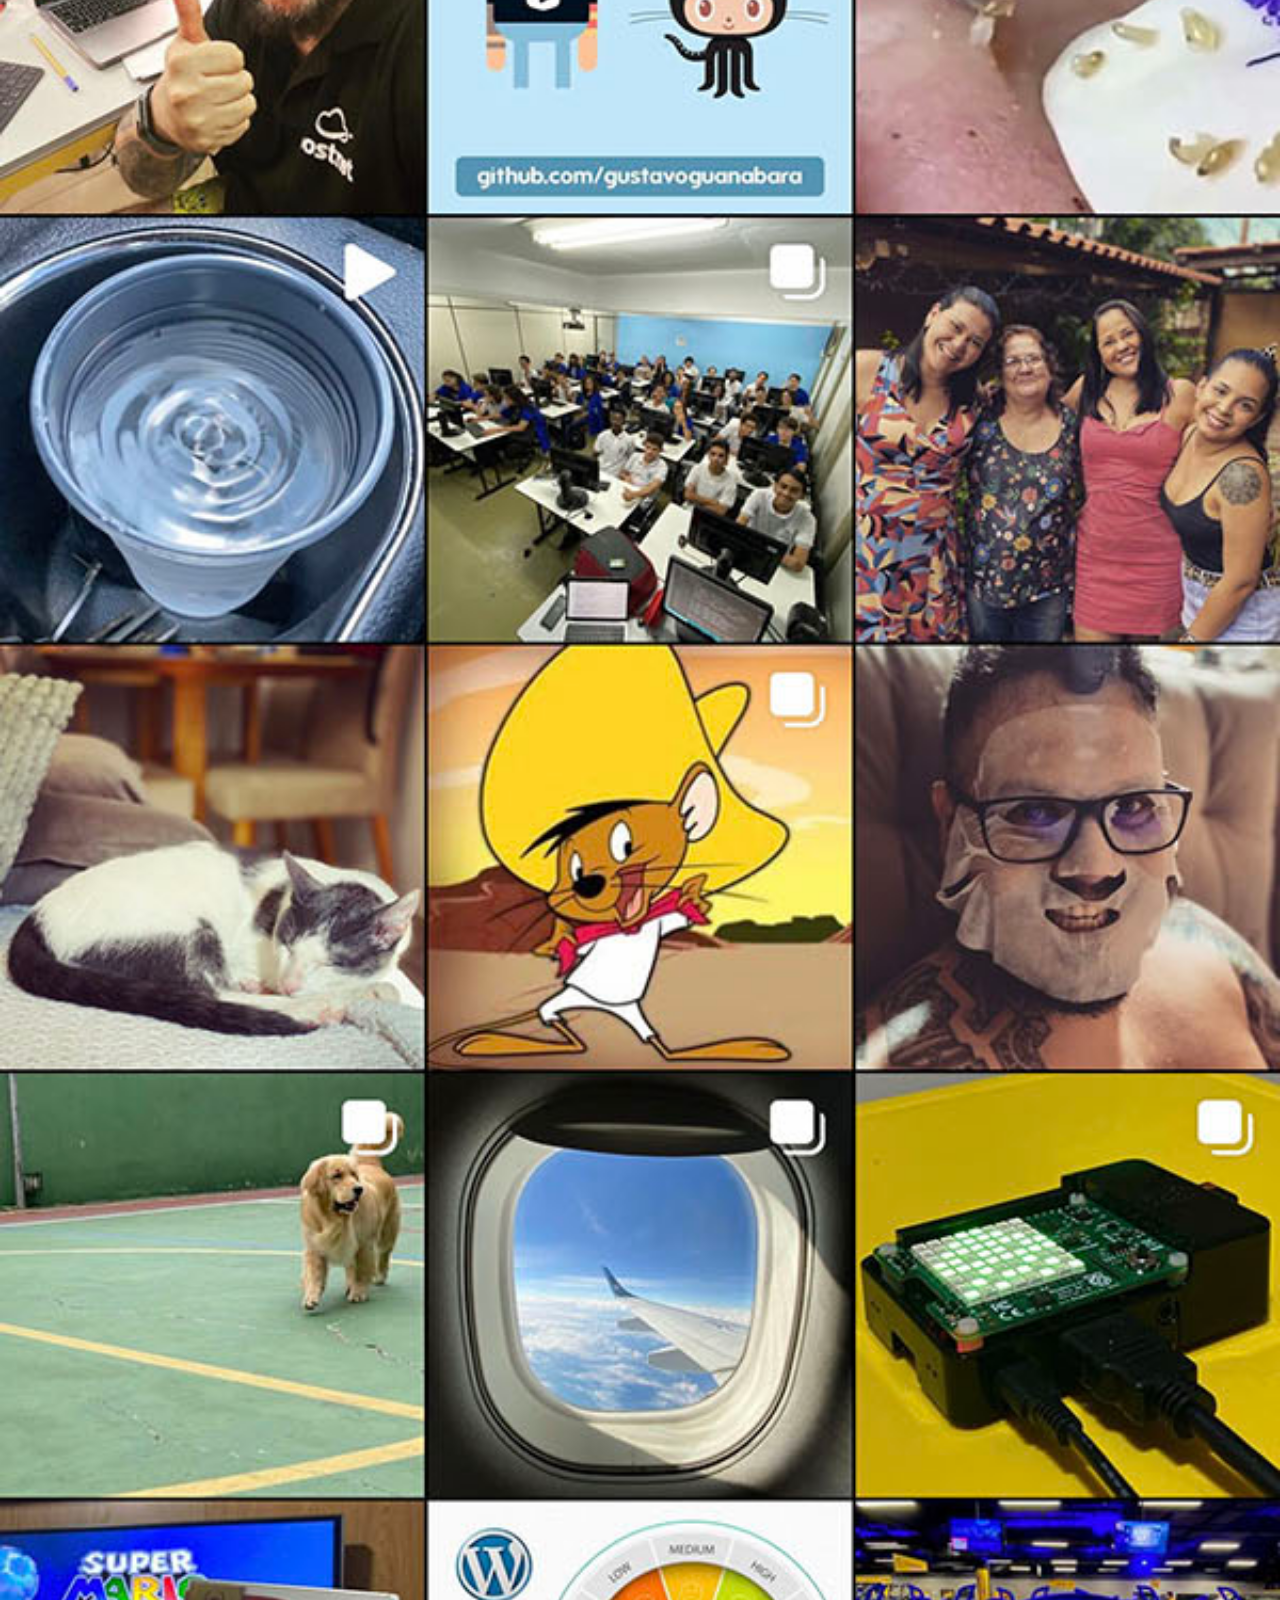
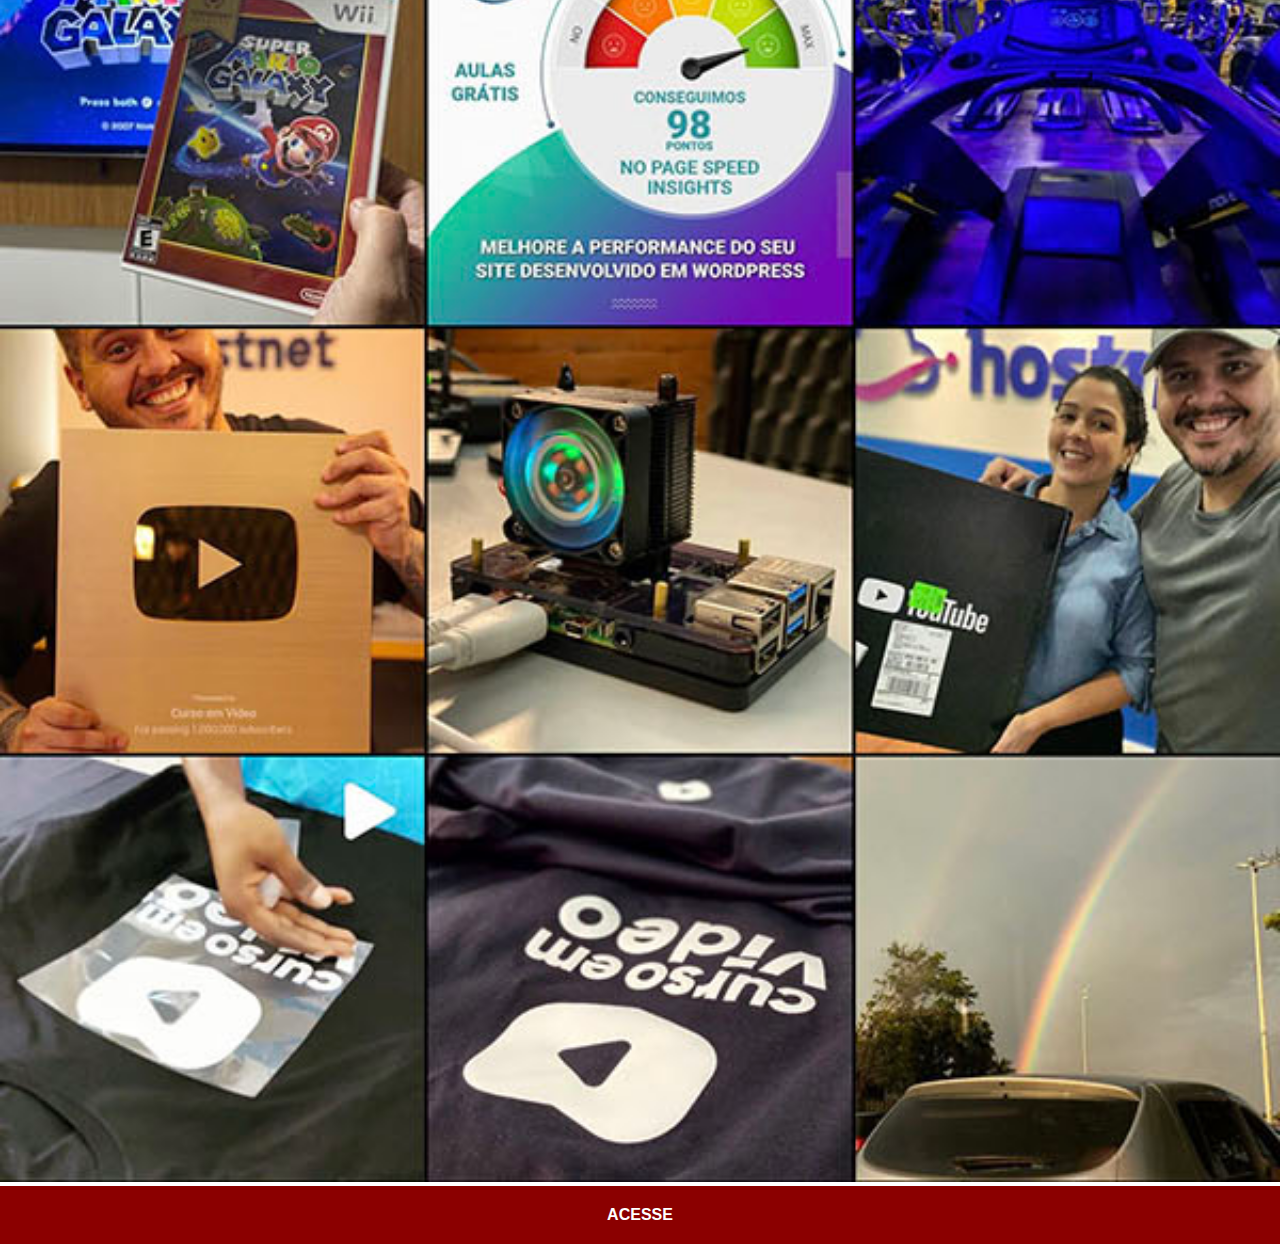
<file: instagram.html>
<!DOCTYPE html>
<html lang="pt-br">
<head>
    <meta charset="UTF-8">
    <meta http-equiv="X-UA-Compatible" content="IE=edge">
    <meta name="viewport" content="width=device-width, initial-scale=1.0">
    <title>Instagram</title>
    <link rel="stylesheet" href="estilos/social.css">
</head>
<body>
    <img src="imagens/tela-instagram.jpg" alt="Instagram">
    <a href="https://www.instagram.com/joaodaftz/" target="_blank">ACESSE</a>
</body>
</html>
</file>
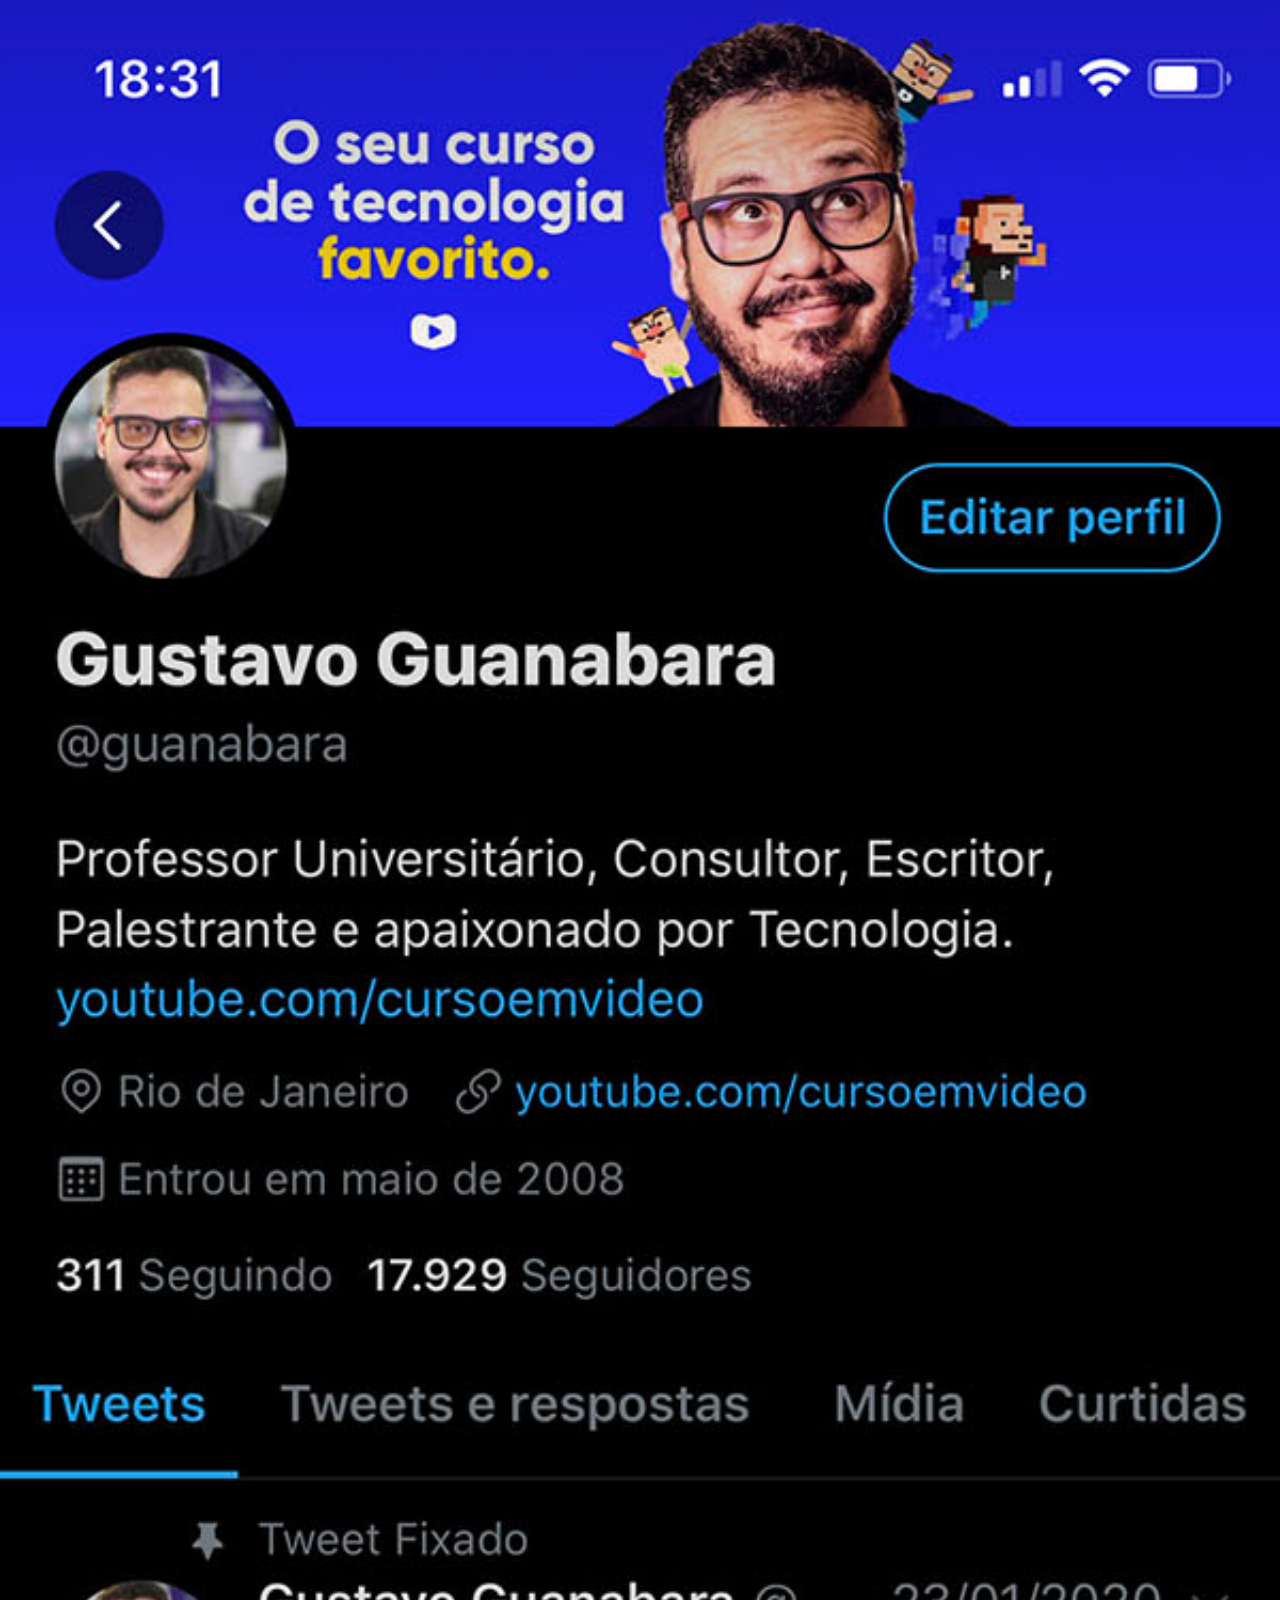
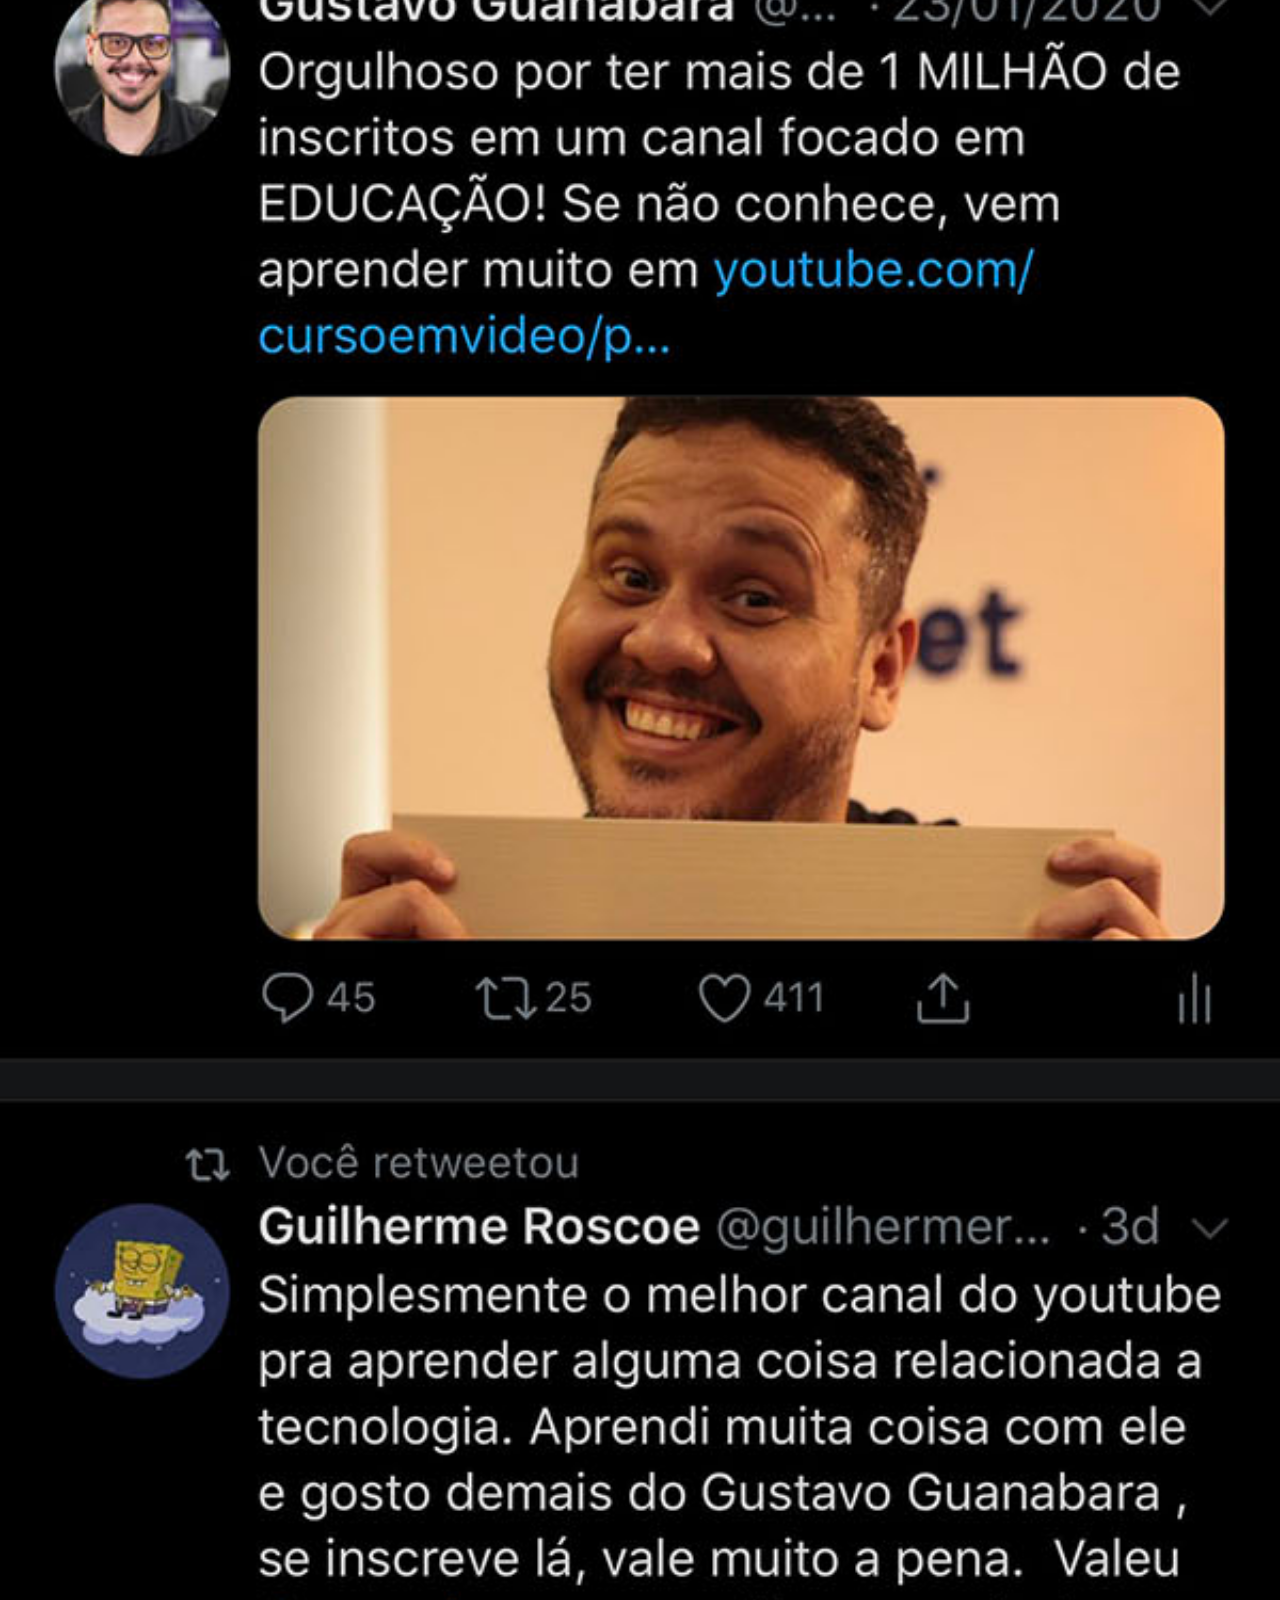
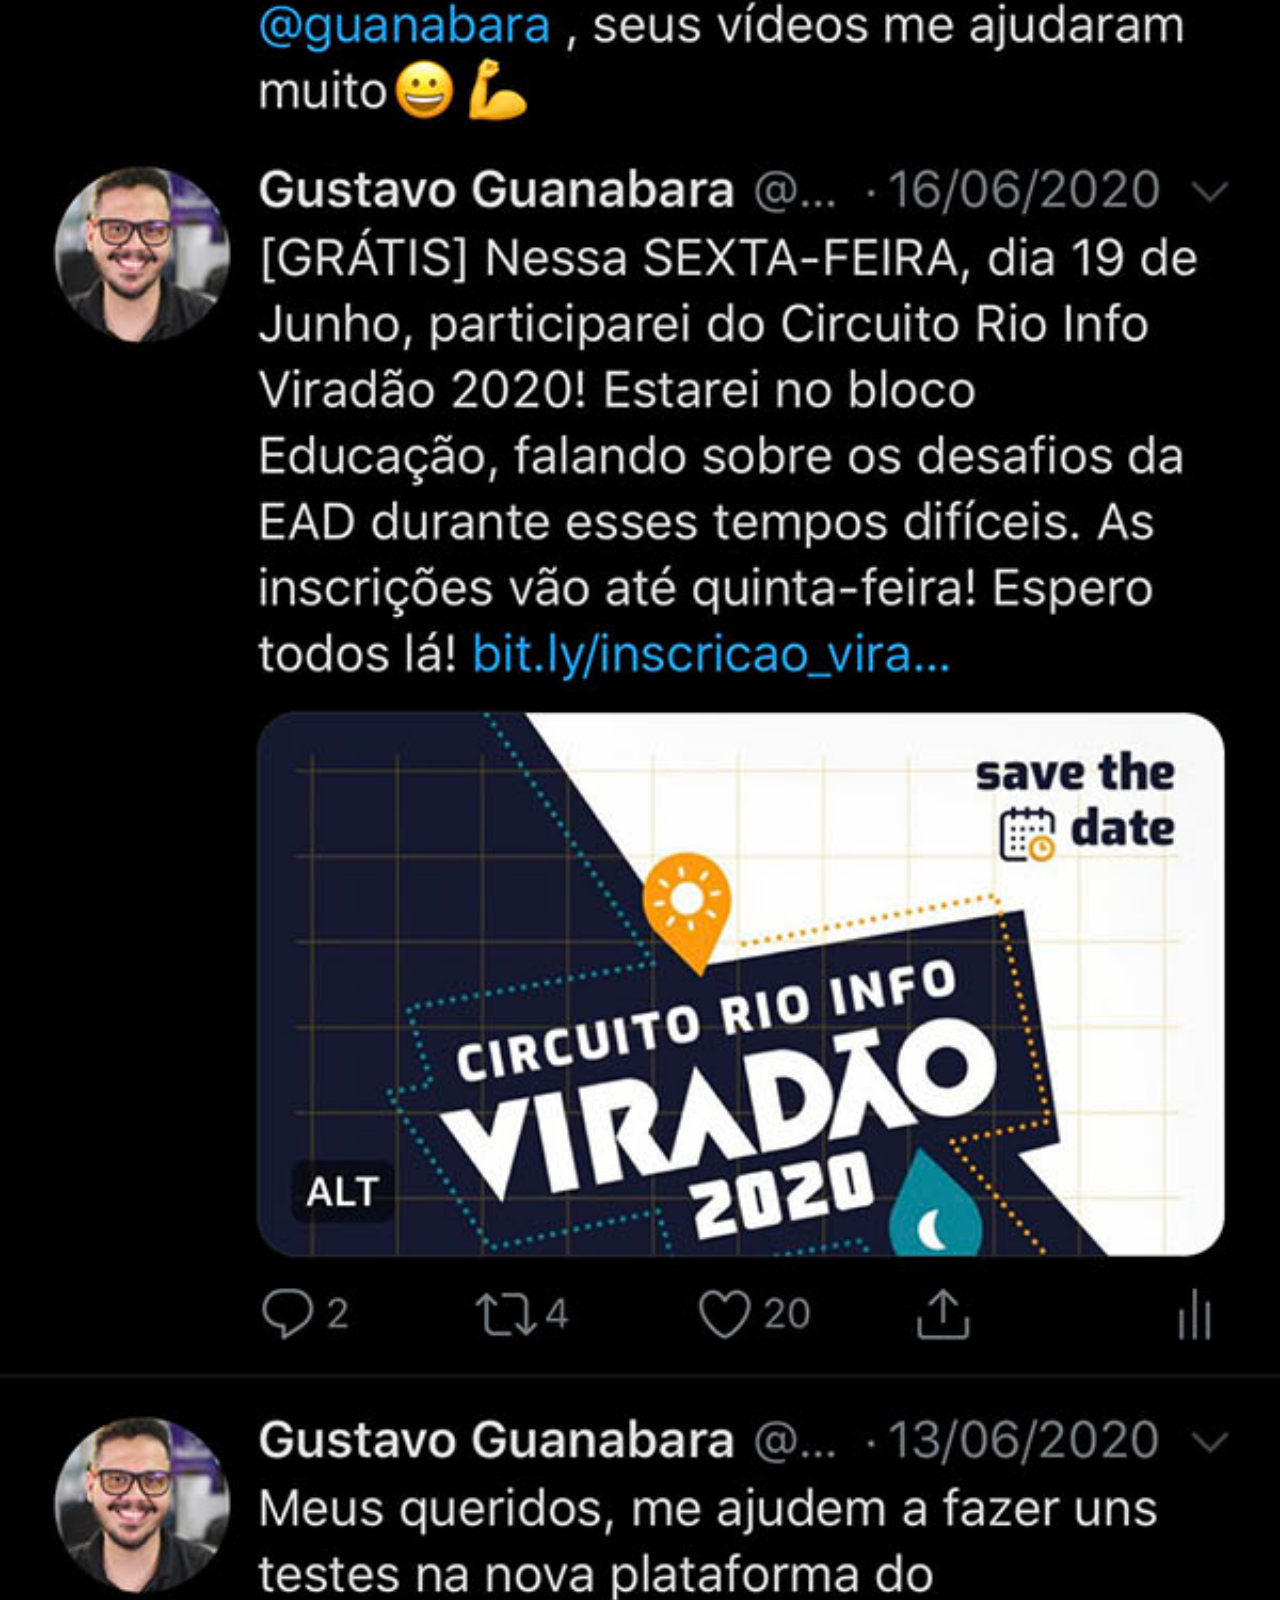
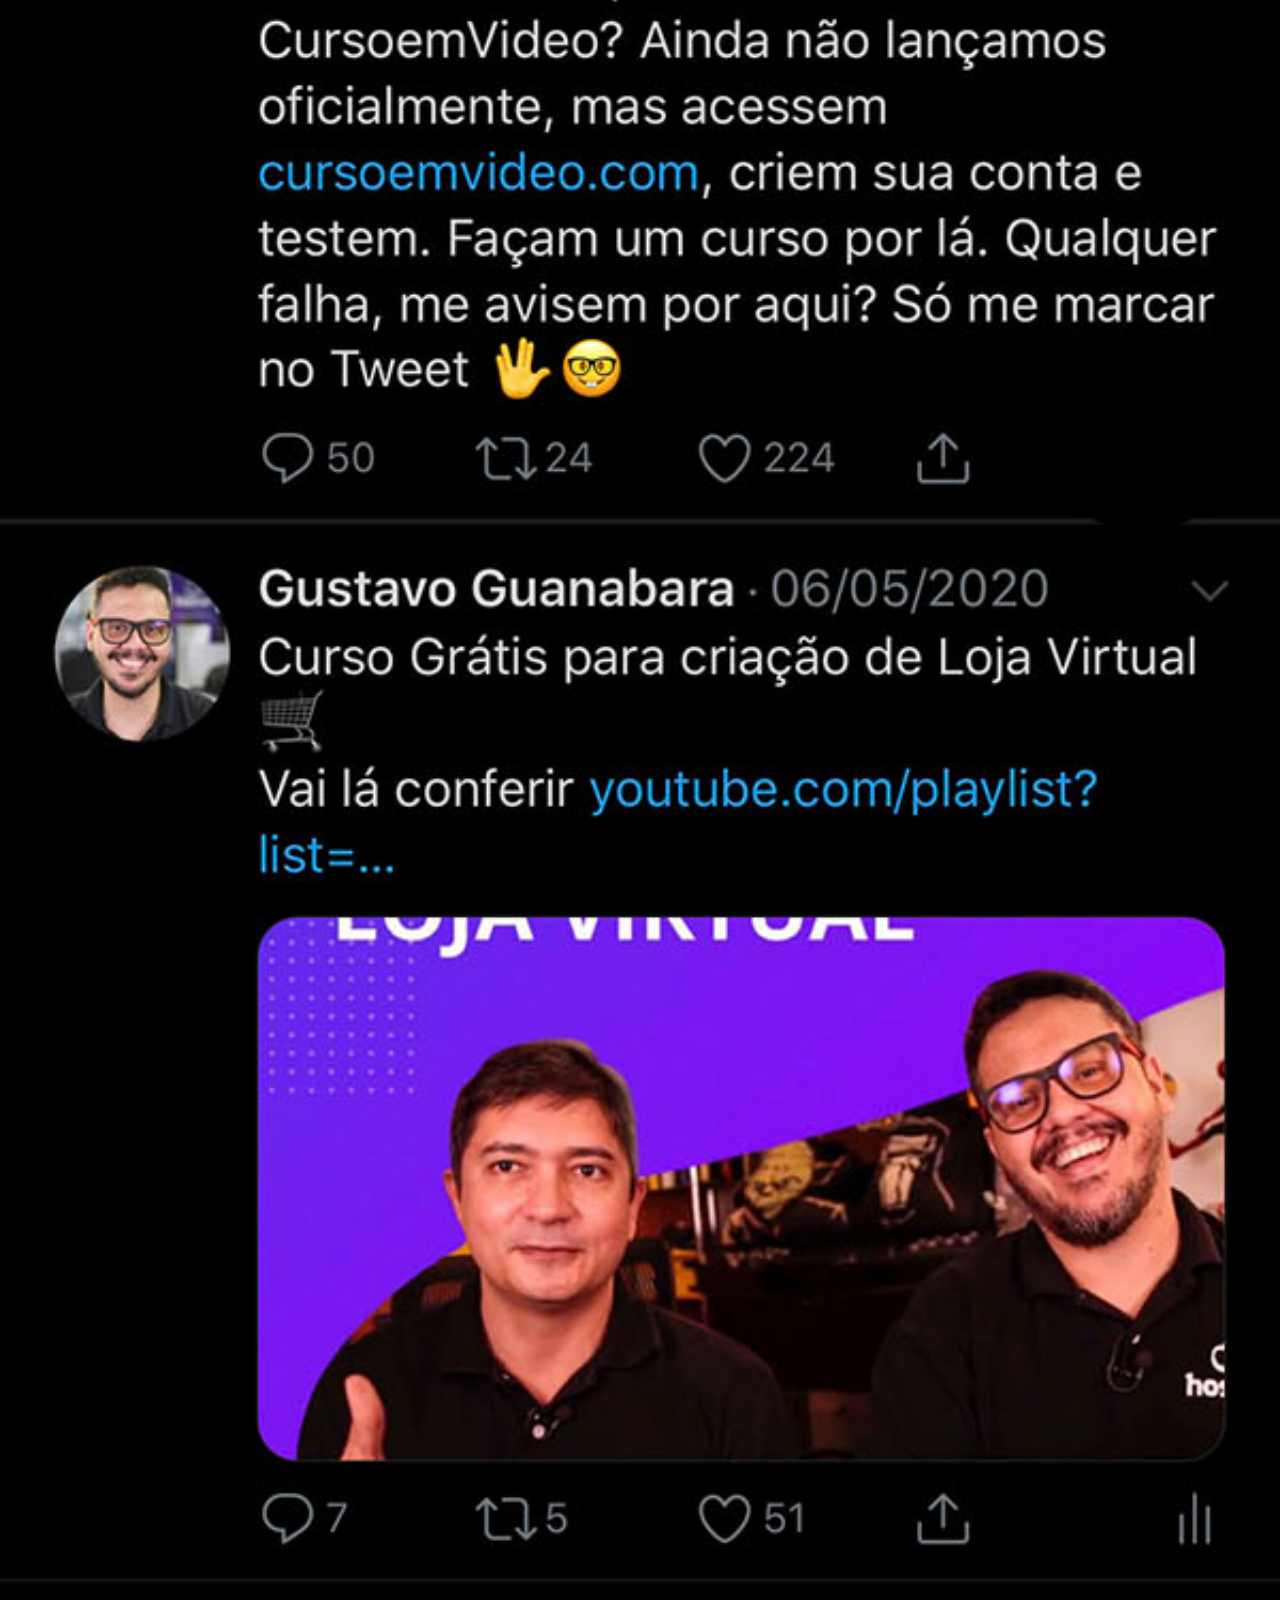
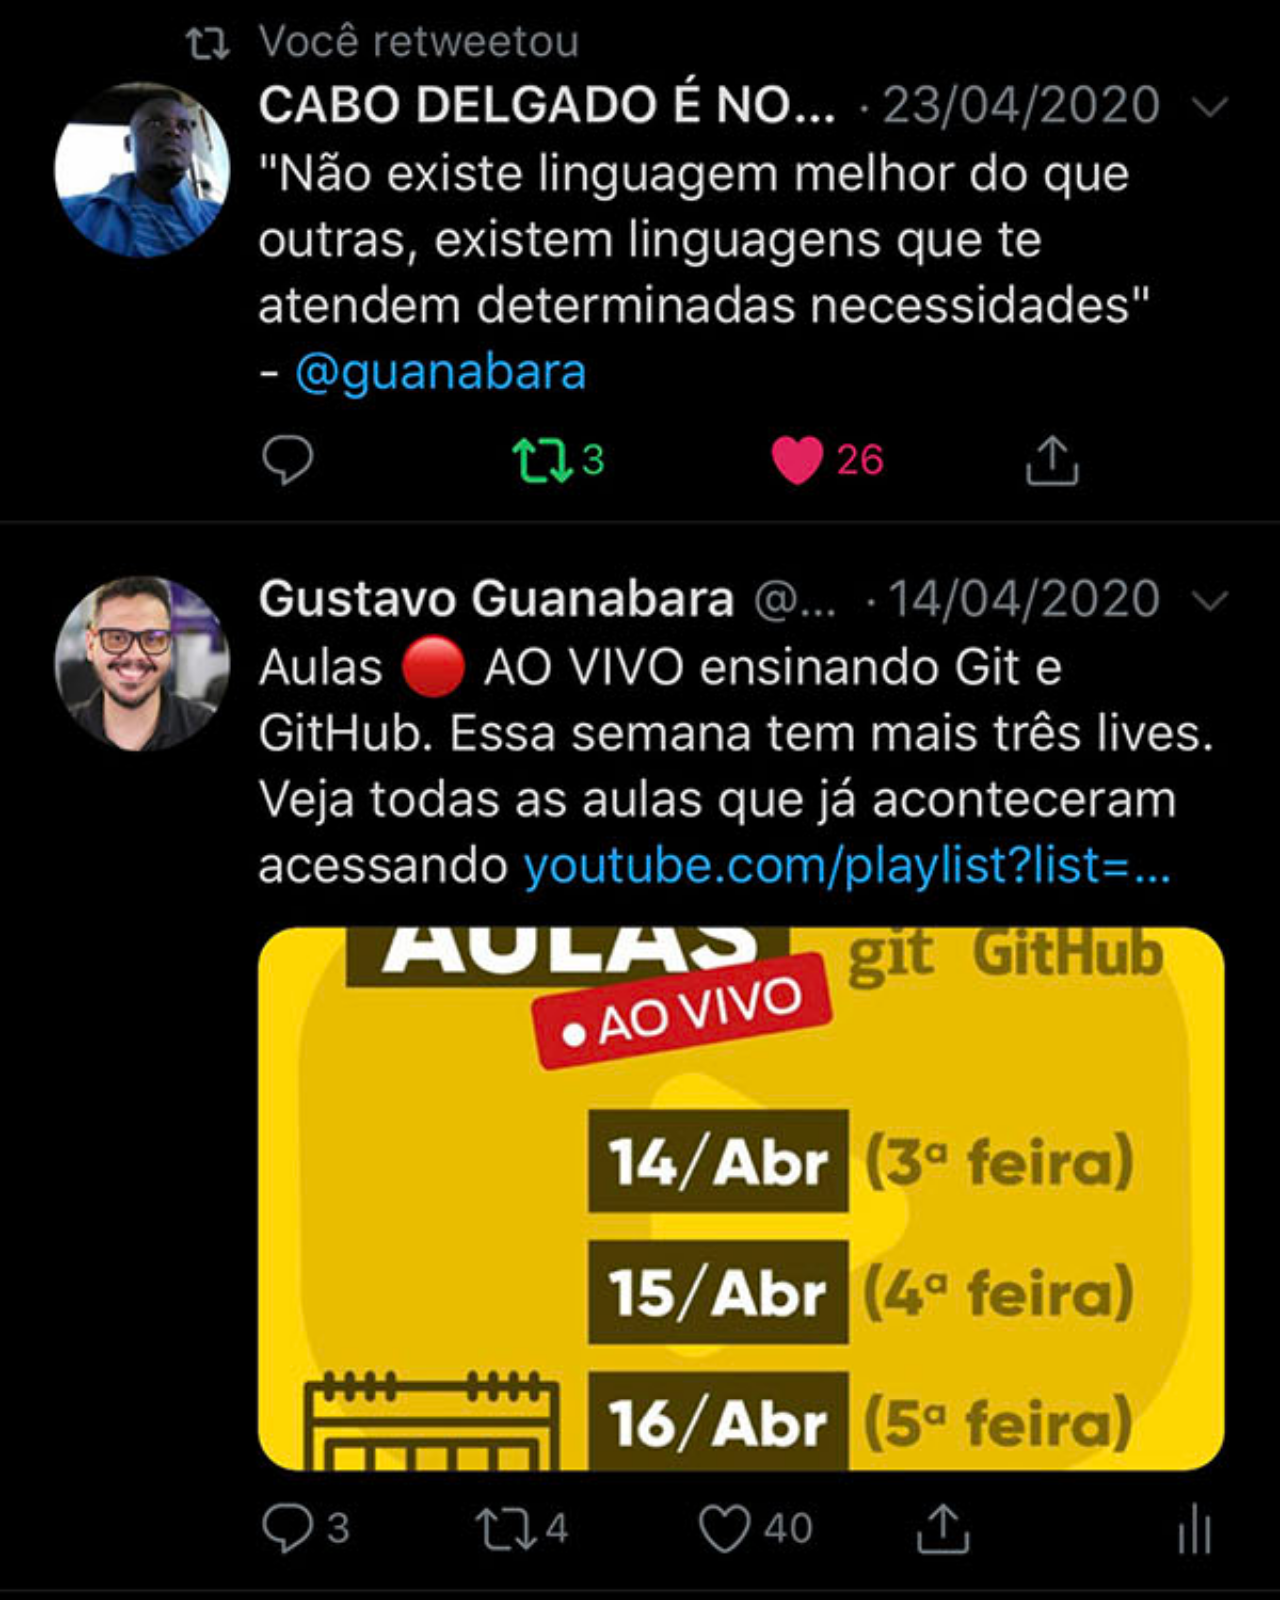
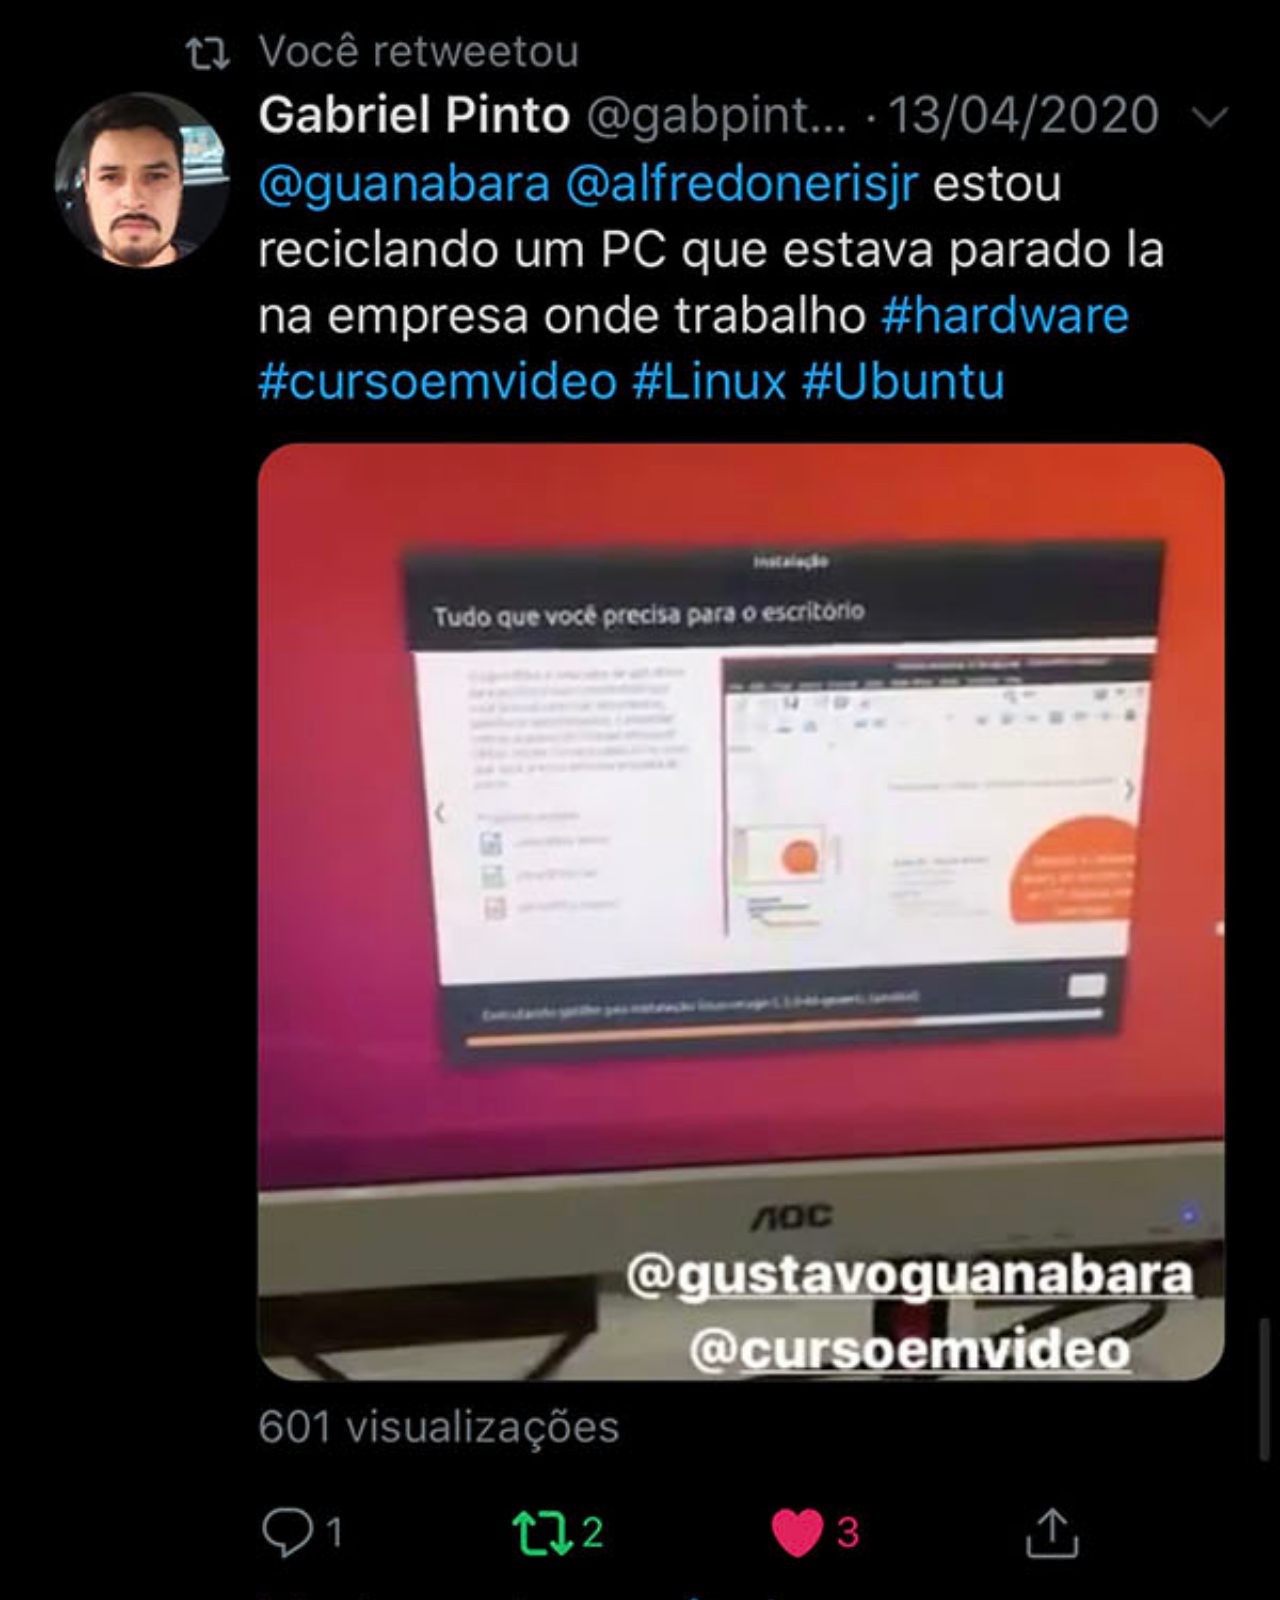
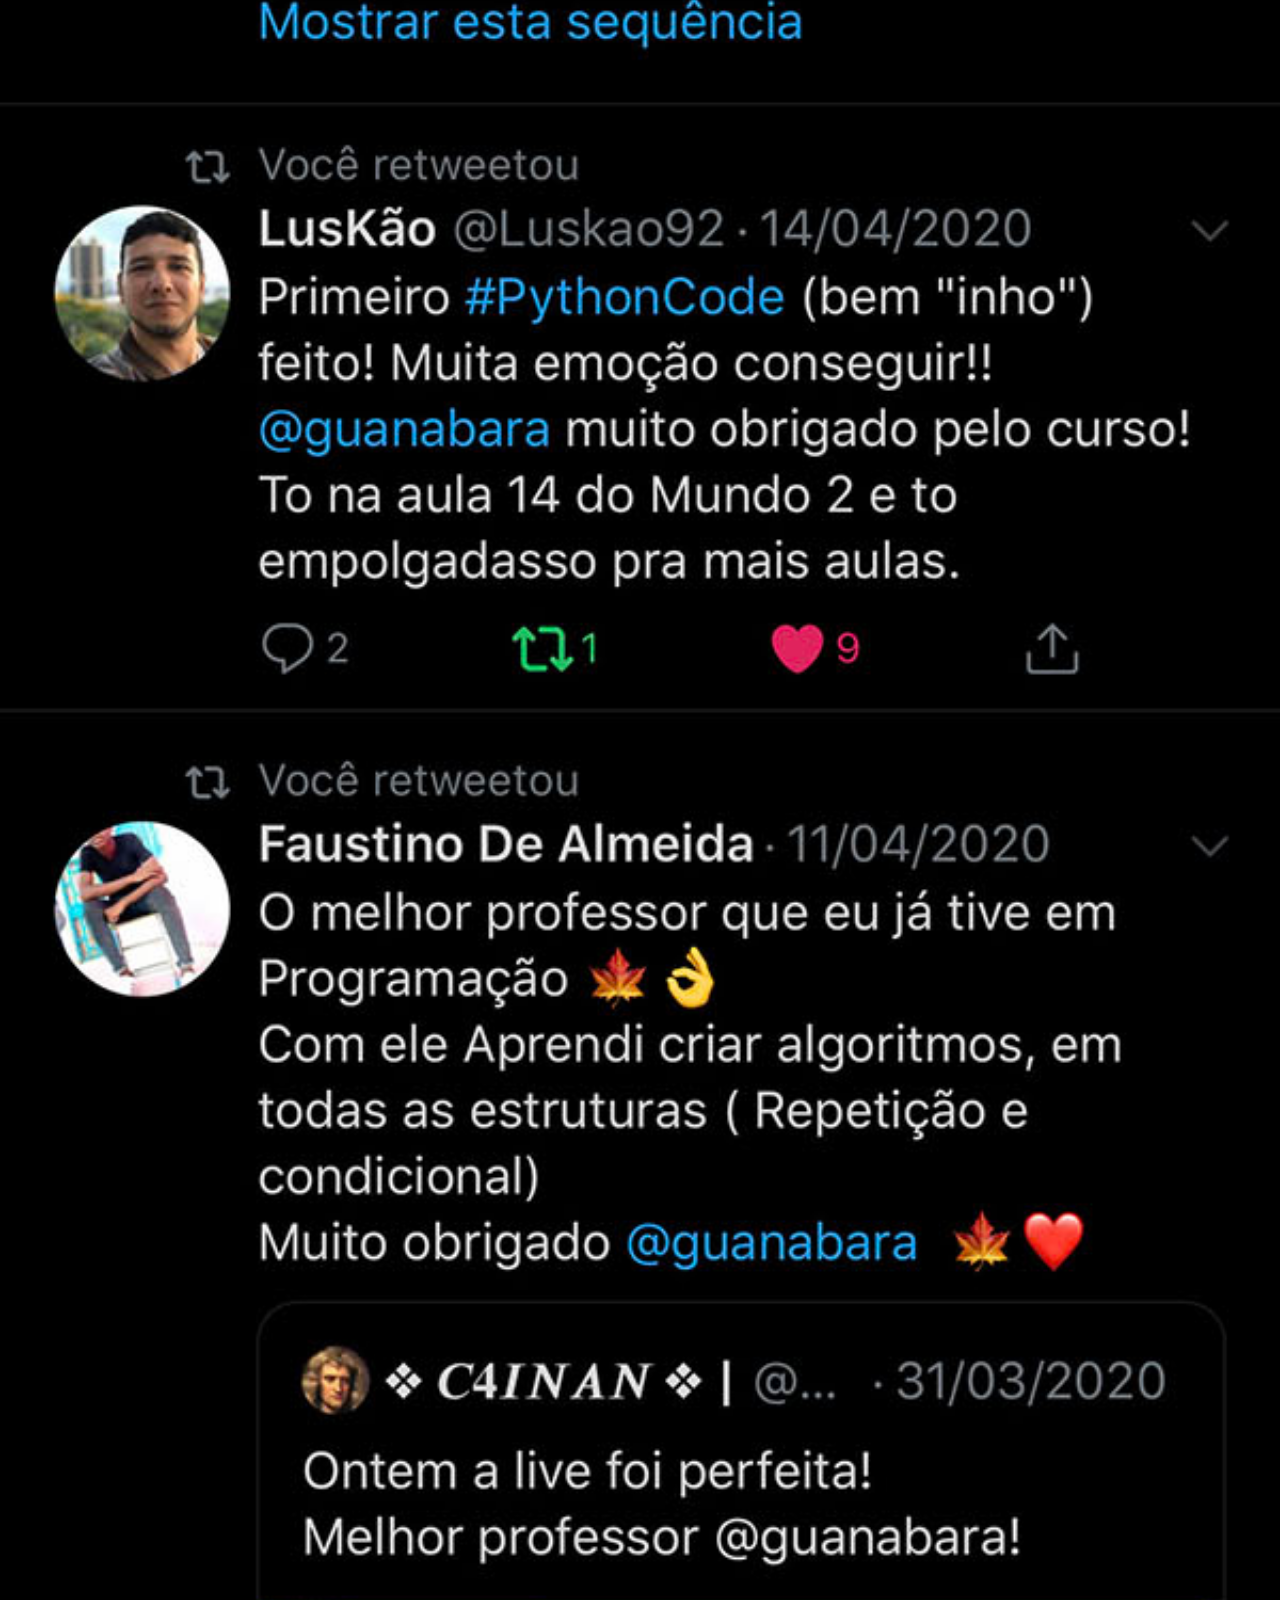
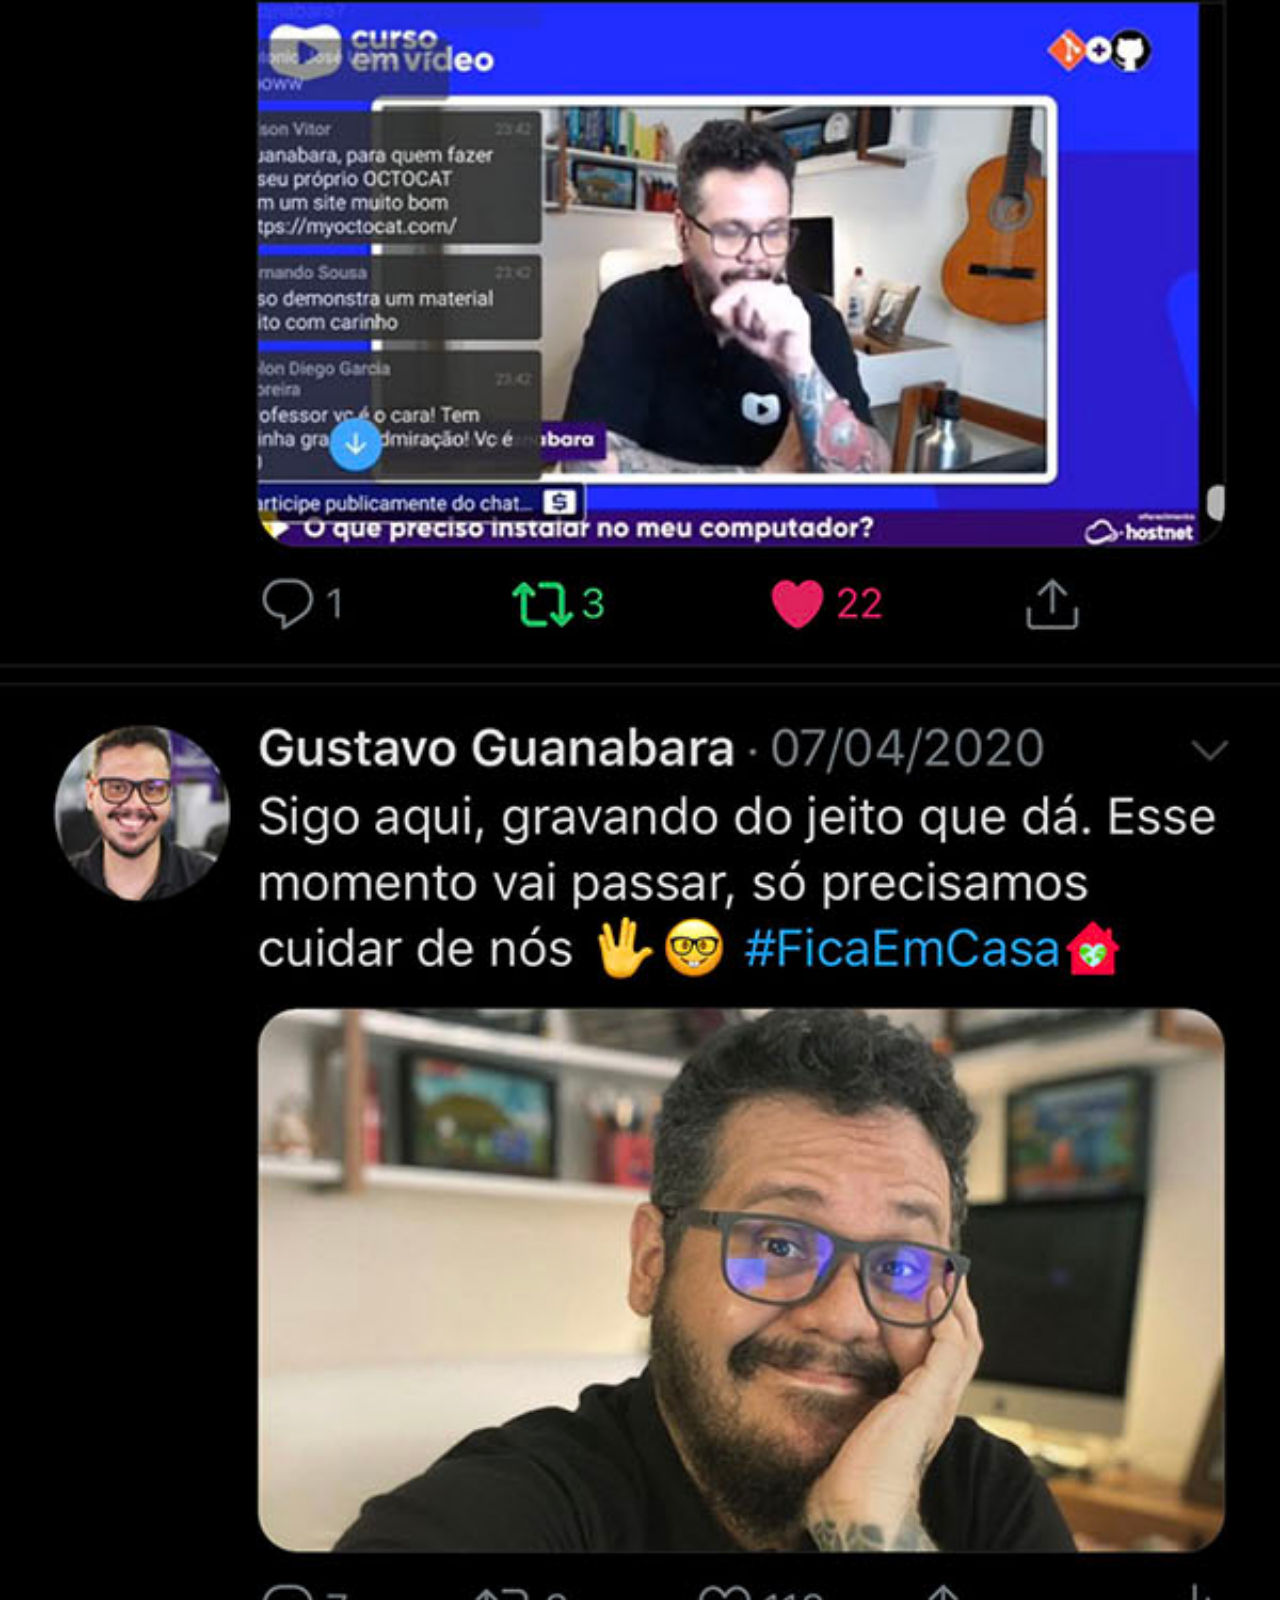
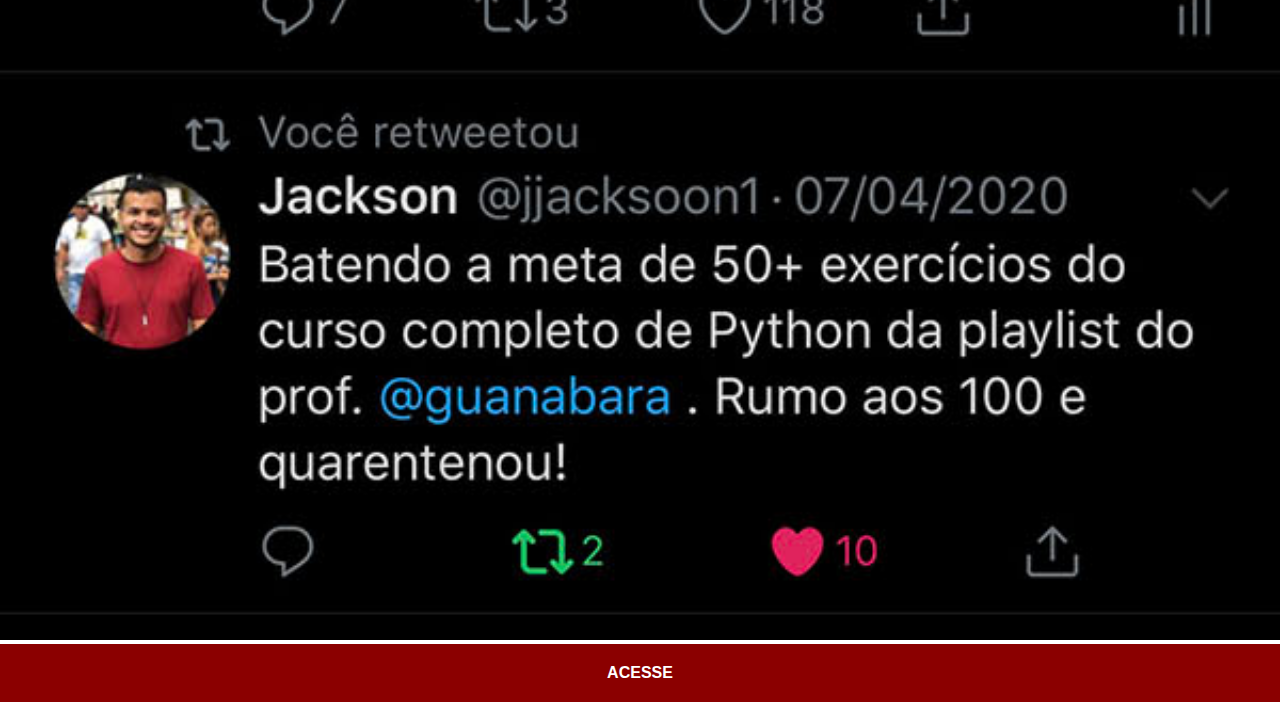
<file: twitter.html>
<!DOCTYPE html>
<html lang="pt-br">
<head>
    <meta charset="UTF-8">
    <meta http-equiv="X-UA-Compatible" content="IE=edge">
    <meta name="viewport" content="width=device-width, initial-scale=1.0">
    <title>Twitter</title>
    <link rel="stylesheet" href="estilos/social.css">
</head>
<body>
    <img src="imagens/tela-twitter.jpg" alt="Twitter">
    <a href="#">ACESSE</a>
</body>
</html>
</file>
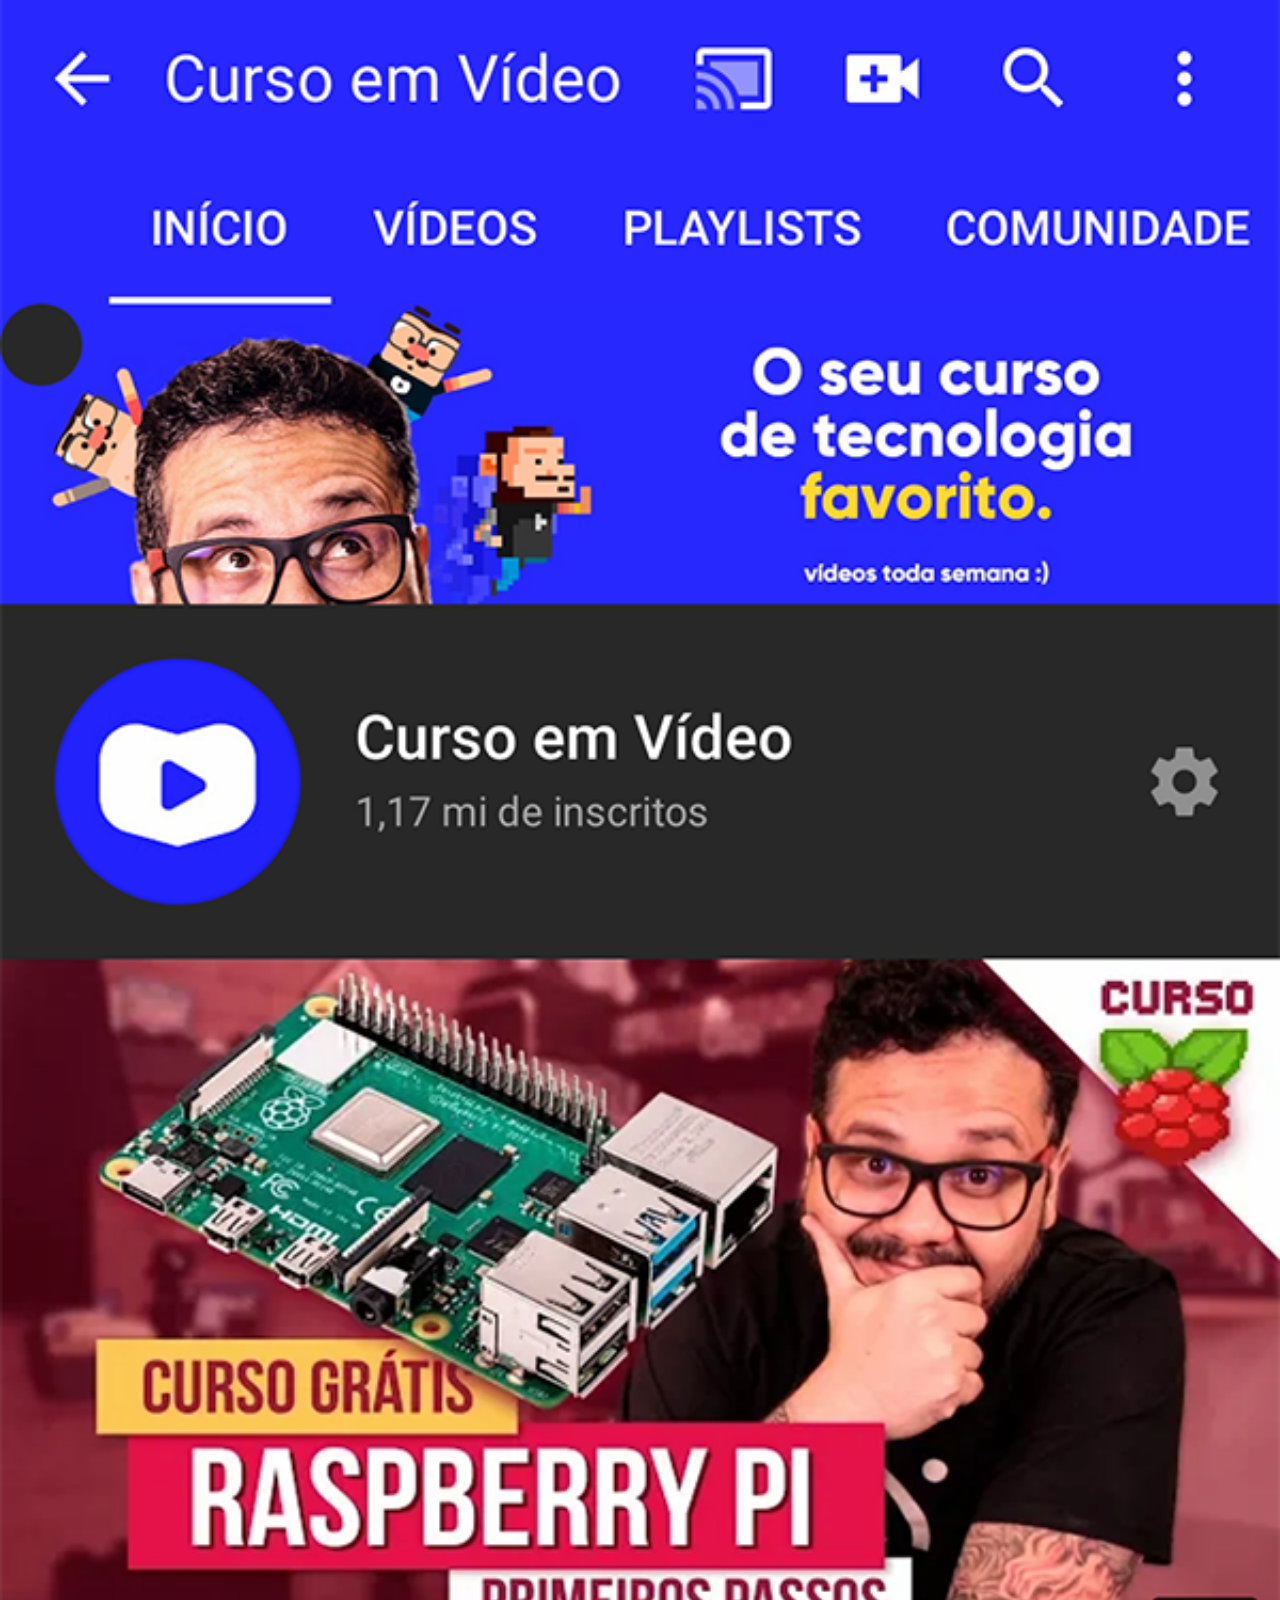
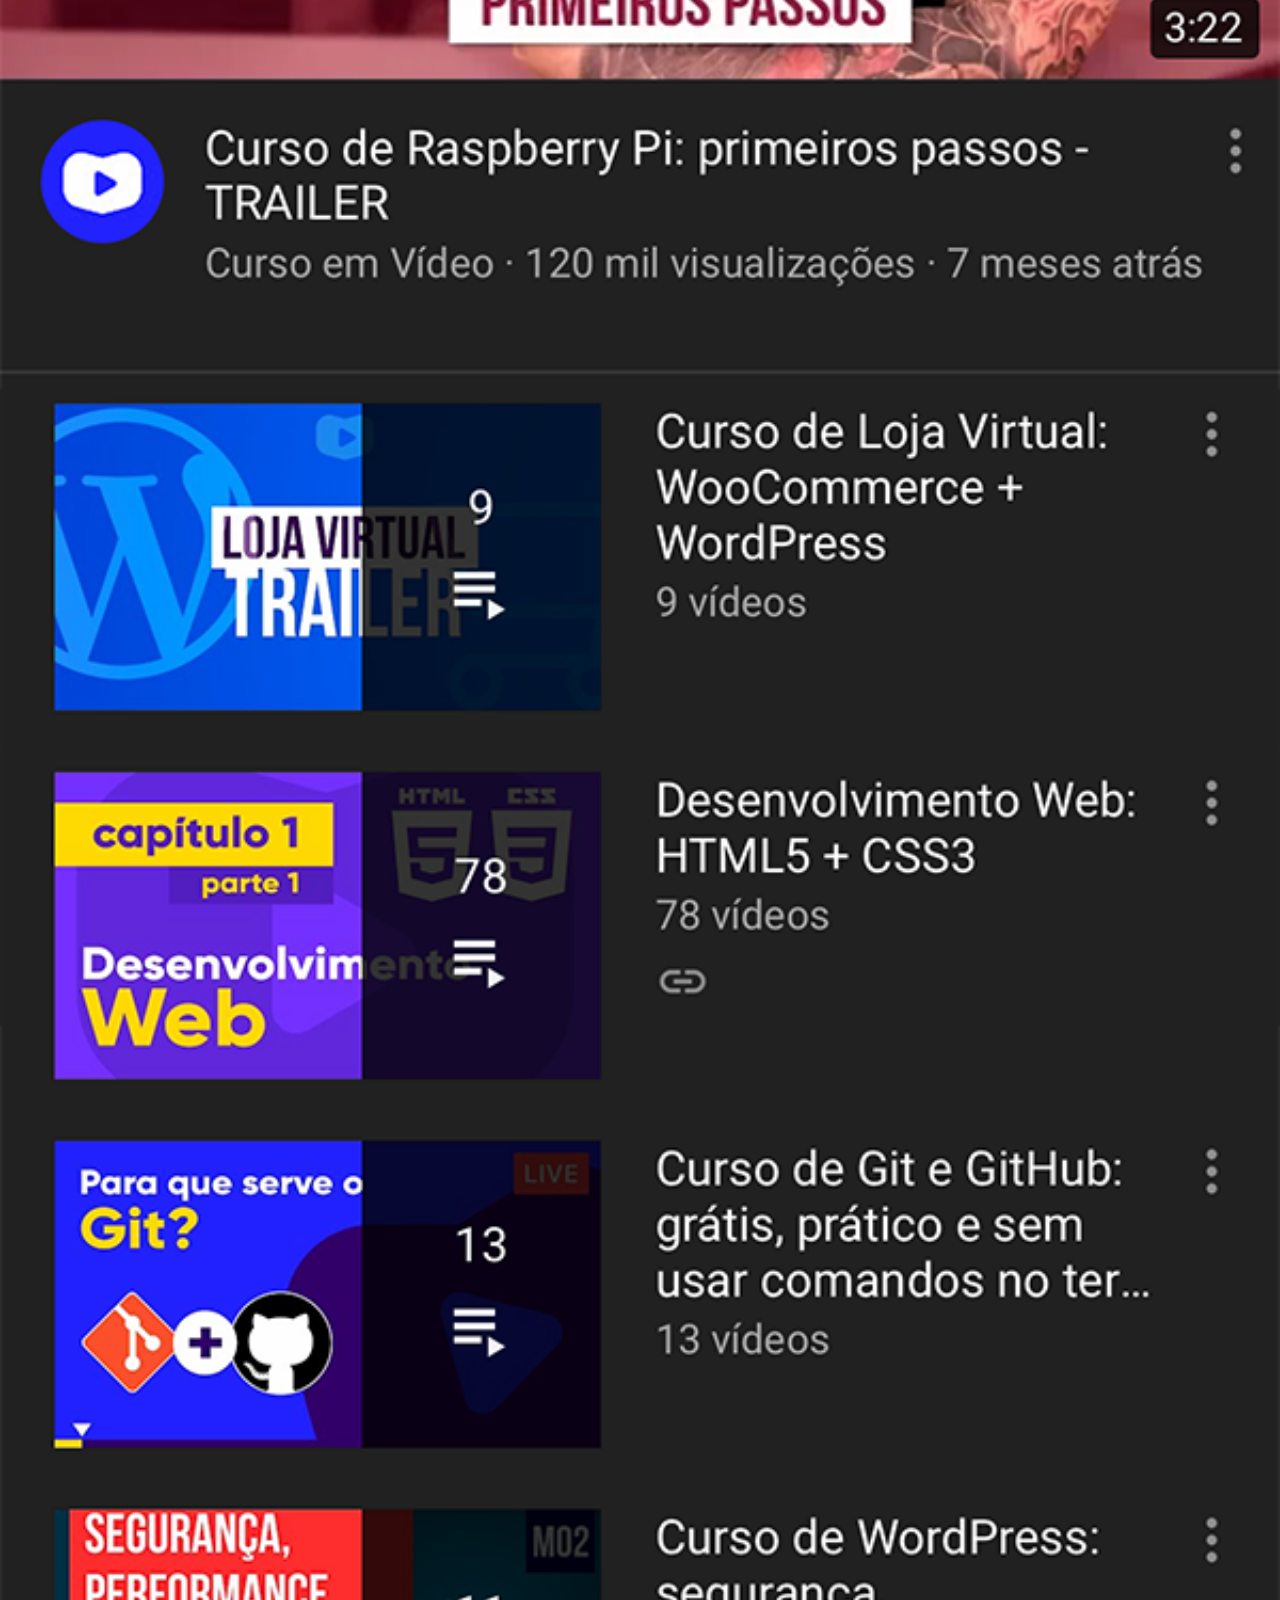
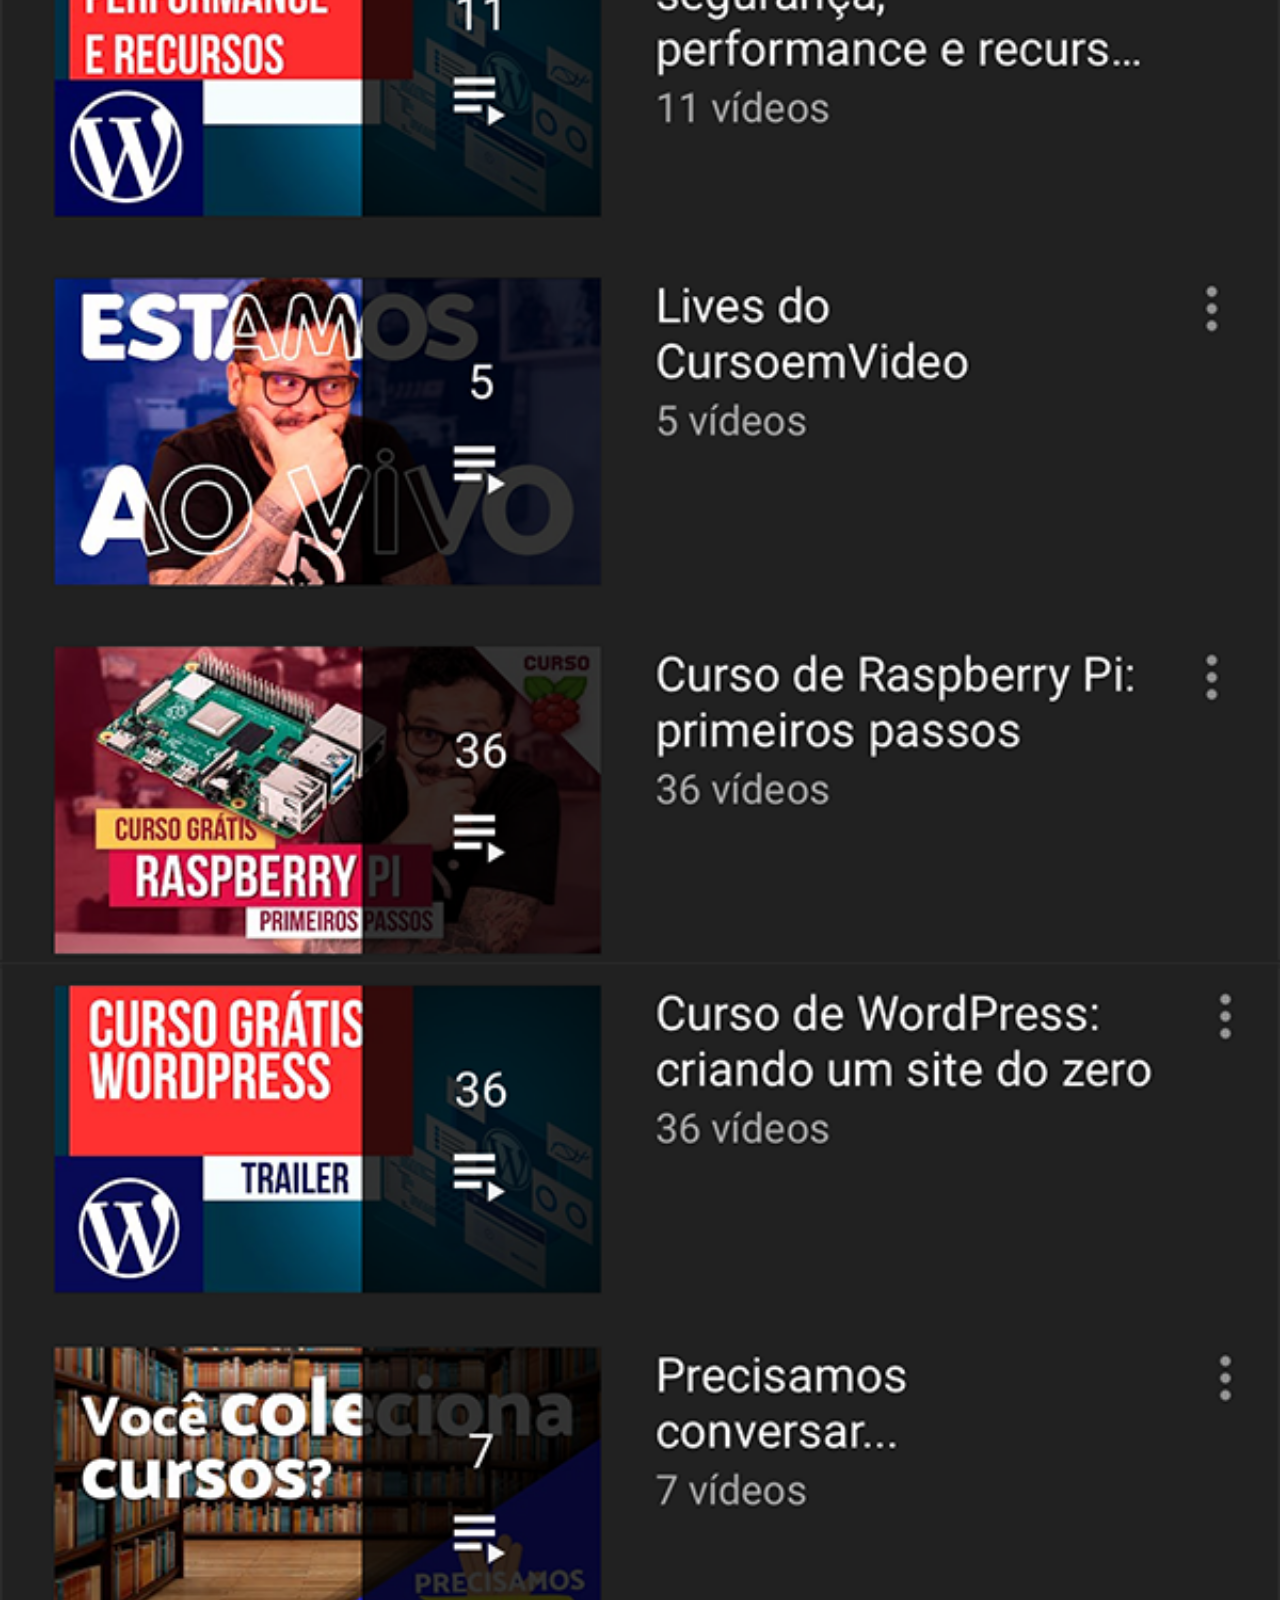
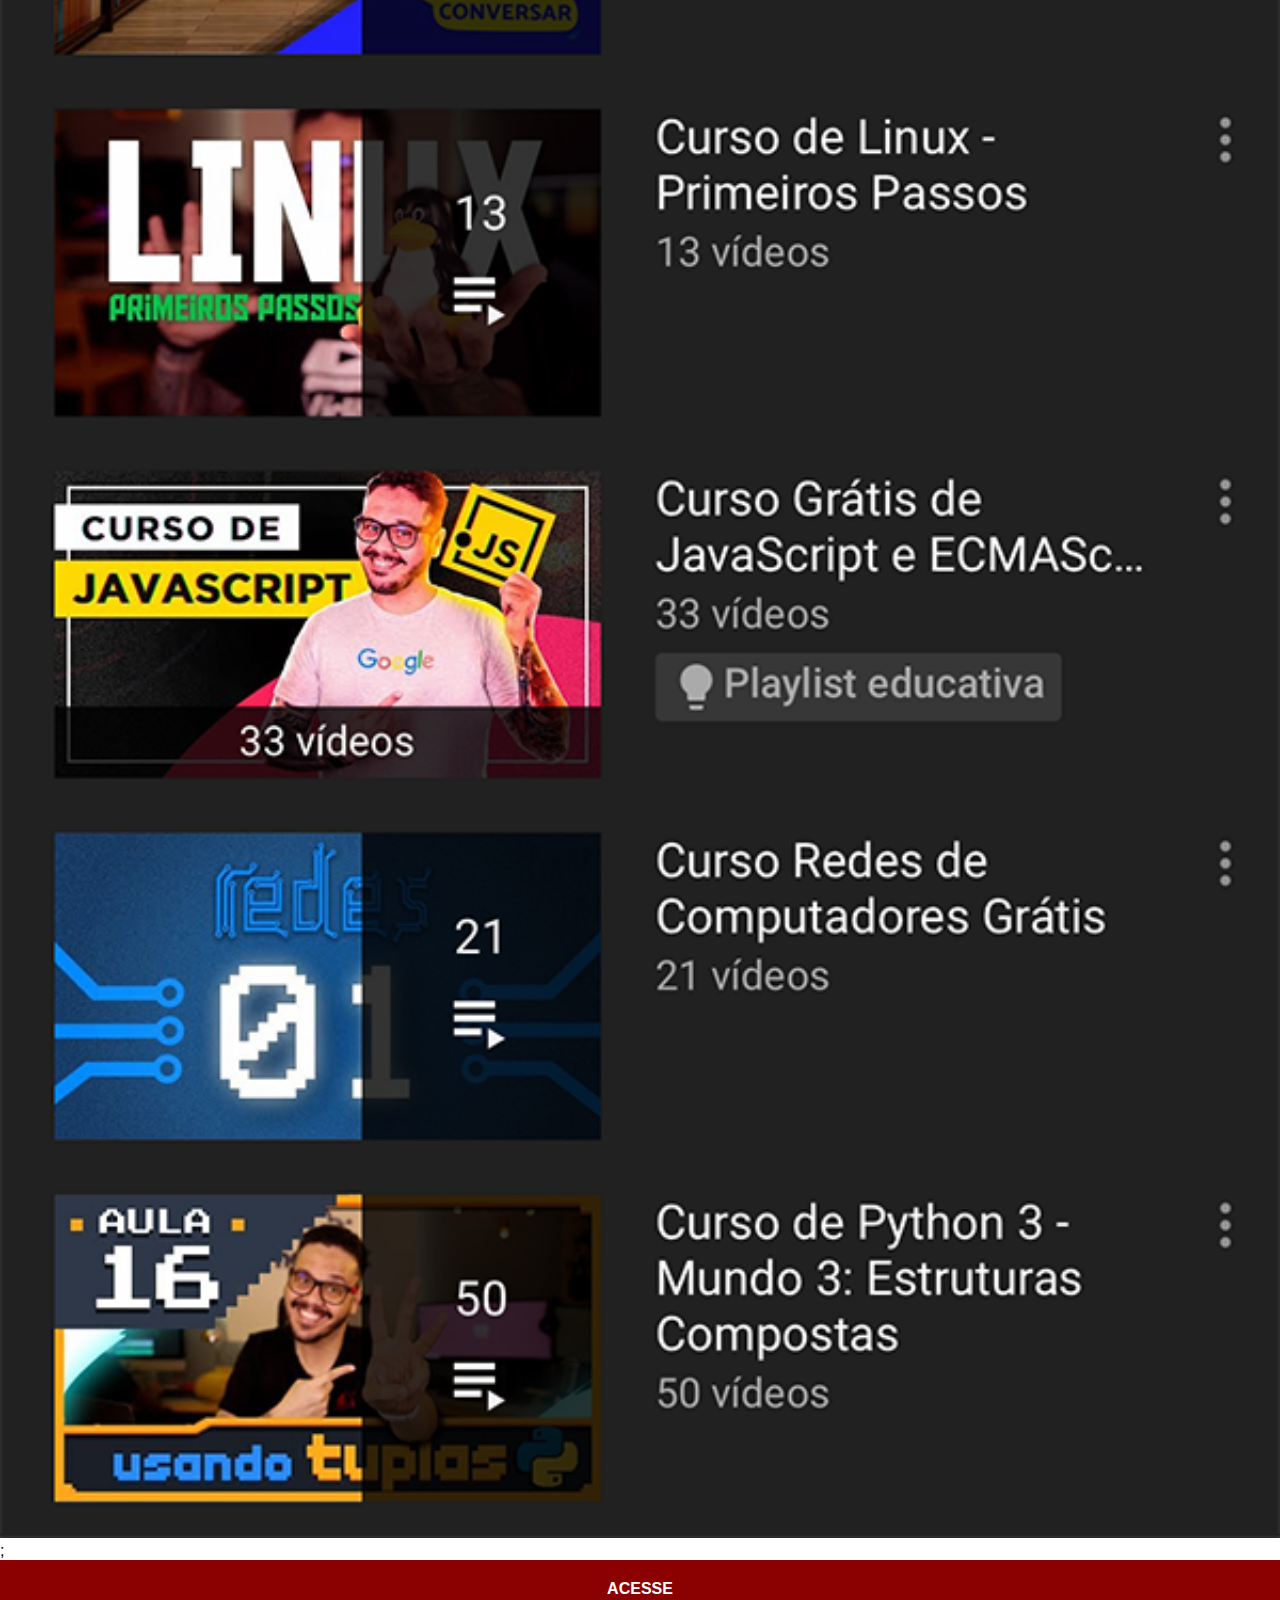
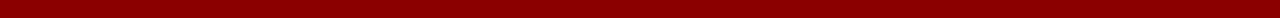
<file: youtube.html>
<!DOCTYPE html>
<html lang="pt-br">

<head>
    <meta charset="UTF-8">
    <meta http-equiv="X-UA-Compatible" content="IE=edge">
    <meta name="viewport" content="width=device-width, initial-scale=1.0">
    <title>Youtube</title>
    <link rel="stylesheet" href="estilos/social.css">
</head>

<body>
    <img src="imagens/tela-youtube.png" alt="Youtube">;
    <a href="https://www.youtube.com/c/CursoemV%C3%ADdeo" target="_blank">ACESSE</a>
</body>

</html>
</file>
<file: estilos/style.css>
@charset "UTF-8";

* {
    margin: 0px;
    padding: 0px;
    font-family: Arial, Helvetica, sans-serif;
}

html, body {
    height: 100vh;
    width: 100vw;
    background-color: black;
}

body {
    background: url('../imagens/fundo-madeira.jpg') no-repeat top center;
    background-size: cover;
    background-attachment: fixed;
}

main {
    height: 100vh;
    position: relative;
}

section#telefone {
    position: absolute;
    top: 50%;
    left: 50%;
    transform: translate(-50%, -50%);
    height: 627px;
    width: 311px;
    background: url('../imagens/frame-iphone.png') no-repeat;
}

iframe#tela {
    position: relative;
    top: 80px;
    left: 22px;
    width: 267px;
    height: 471px;
}

section#redes-socias {
    text-align: right;
}

section#redes-socias img {
    width: 50px;
    margin: 20px;
    border-radius: 50%;
    box-shadow: 2px 2px 5px black;
    box-sizing: border-box;
}

section#redes-socias img:hover {
    border: 2px solid rgba(255, 255, 255, 0.603);
    transform: translate(-3px, -3px);
    box-sizing: 5px 5px 10px black;
    transition: transform .3s;
}
</file>
<file: estilos/social.css>
@charset "UTF-8";

* {
    margin: 0px;
    padding: 0px;
    font-family: Arial, Helvetica, sans-serif;
}

::-webkit-scrollbar {
   width: 0px;
   height: 0px;
}

img {
   width: 100vw;
}

a {
    display: block;
    background-color: darkred;
    color: white;
    padding: 20px;
    text-align: center;
    font-weight: bolder;
    text-decoration: none;
}
</file>
